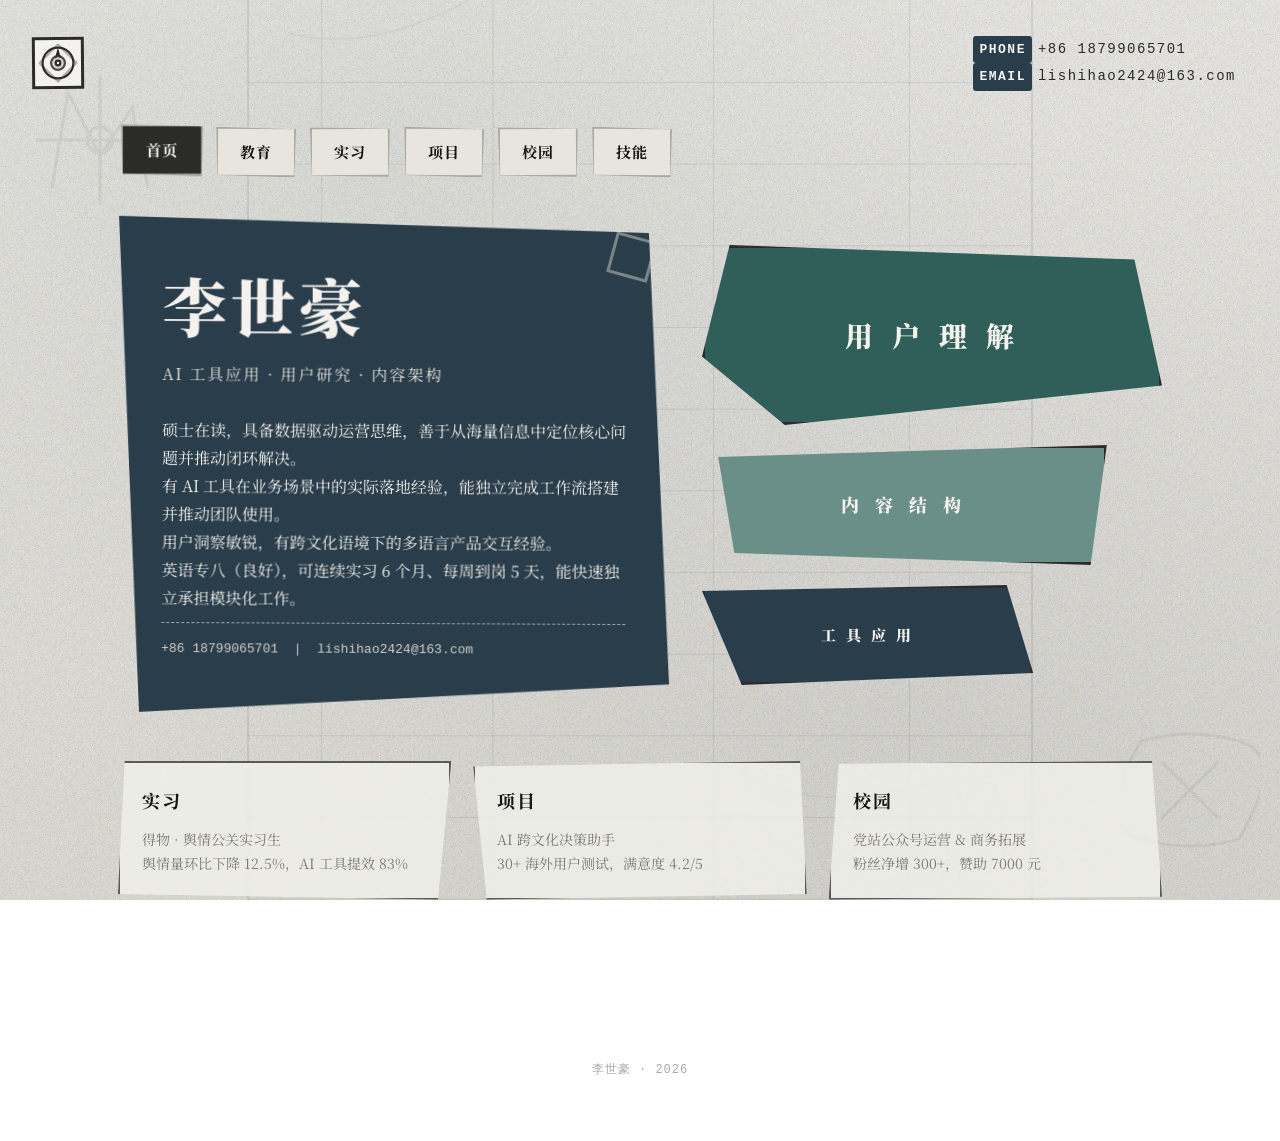
<file: index.html>
﻿<!DOCTYPE html>
<html lang="zh-CN">
<head>
<meta charset="UTF-8">
<meta name="viewport" content="width=device-width, initial-scale=1.0">
<title>李世豪 — 个人主页</title>
<link rel="stylesheet" href="style.css">
</head>
<body>

<!-- 象形文字背景装饰 -->
<svg class="petroglyph-deco top-left" viewBox="0 0 100 100" fill="none" stroke="currentColor" stroke-width="2">
  <path d="M20,80 L30,20 L50,60 L70,30 L80,80" />
  <circle cx="50" cy="50" r="8" />
  <path d="M10,50 L90,50 M50,10 L50,90" />
</svg>
<svg class="petroglyph-deco bottom-right" viewBox="0 0 100 100" fill="none" stroke="currentColor" stroke-width="2">
  <path d="M15,15 Q50,5 85,15 T85,85 Q50,95 15,85 T15,15" />
  <path d="M30,30 L70,70 M70,30 L30,70" />
</svg>

<header class="site-header anim-drift">
  <div class="glyph-mark" title="象形记号" aria-label="eye mark">
    <svg class="eye-mark" viewBox="0 0 52 52" role="img" aria-hidden="true">
      <path d="M26 2 L50 26 L26 50 L2 26 Z" opacity="0.35" />
      <circle cx="26" cy="26" r="20" />
      <g class="eye-follow">
        <circle cx="26" cy="26" r="9" fill="var(--stone-300)" />
        <circle class="pupil" cx="26" cy="26" r="4" fill="var(--stone-700)" />
        <path class="pointer" d="M26 6 L22 20 L26 17 L30 20 Z" />
      </g>
      <circle cx="26" cy="26" r="3" fill="var(--stone-100)" />
    </svg>
  </div>
  <div class="header-contact">
    <div class="hc-row">
      <span class="hc-label">PHONE</span>
      <span class="hc-value" data-copy="+8618799065701">+86 18799065701</span>
    </div>
    <div class="hc-row">
      <span class="hc-label">EMAIL</span>
      <span class="hc-value" data-copy="lishihao2424@163.com">lishihao2424@163.com</span>
    </div>
  </div>
</header>

<div class="page-wrap">
  <nav class="cut-nav">
    <a href="index.html" class="active">首页</a>
    <a href="education.html">教育</a>
    <a href="internship.html">实习</a>
    <a href="projects.html">项目</a>
    <a href="campus.html">校园</a>
    <a href="skills.html">技能</a>
  </nav>

  <section class="hero-block">
    <div class="hero-stone anim-drift-1">
      <h1>李世豪</h1>
      <p class="subtitle">AI 工具应用 · 用户研究 · 内容架构</p>
      <p class="hero-intro">
        硕士在读，具备数据驱动运营思维，善于从海量信息中定位核心问题并推动闭环解决。<br>
        有 AI 工具在业务场景中的实际落地经验，能独立完成工作流搭建并推动团队使用。<br>
        用户洞察敏锐，有跨文化语境下的多语言产品交互经验。<br>
        英语专八（良好），可连续实习 6 个月、每周到岗 5 天，能快速独立承担模块化工作。
      </p>
     <div class="contact-strip">
        +86 18799065701 &nbsp;|&nbsp; lishihao2424@163.com
      </div>
    </div>

    <div class="hero-cutouts">
      <div class="cut-figure">用 户 理 解</div>
      <div class="cut-figure small">内 容 结 构</div>
      <div class="cut-figure indigo">工 具 应 用</div>
    </div>
  </section>

  <!-- 概览卡片矩阵 -->
  <div style="display:grid; grid-template-columns: repeat(auto-fill, minmax(260px, 1fr)); gap:22px; margin-bottom:40px;">
    <div class="cut-panel cut-2 anim-drift-3">
      <div style="padding:22px;">
        <h3 style="font-size:18px; margin-bottom:10px; letter-spacing:2px;">实习</h3>
        <p style="font-size:14px; color:var(--stone-500);">得物 · 舆情公关实习生<br>舆情量环比下降 12.5%，AI 工具提效 83%</p>
      </div>
    </div>
    <div class="cut-panel cut-3 anim-drift-4">
      <div style="padding:22px;">
        <h3 style="font-size:18px; margin-bottom:10px; letter-spacing:2px;">项目</h3>
        <p style="font-size:14px; color:var(--stone-500);">AI 跨文化决策助手<br>30+ 海外用户测试，满意度 4.2/5</p>
      </div>
    </div>
    <div class="cut-panel cut-4 anim-drift-5">
      <div style="padding:22px;">
        <h3 style="font-size:18px; margin-bottom:10px; letter-spacing:2px;">校园</h3>
        <p style="font-size:14px; color:var(--stone-500);">党站公众号运营 & 商务拓展<br>粉丝净增 300+，赞助 7000 元</p>
      </div>
    </div>
  </div>
</div>

<footer class="site-footer">
  李世豪 · 2026
</footer>

<script src="script.js"></script>
</body>
</html>
</file>
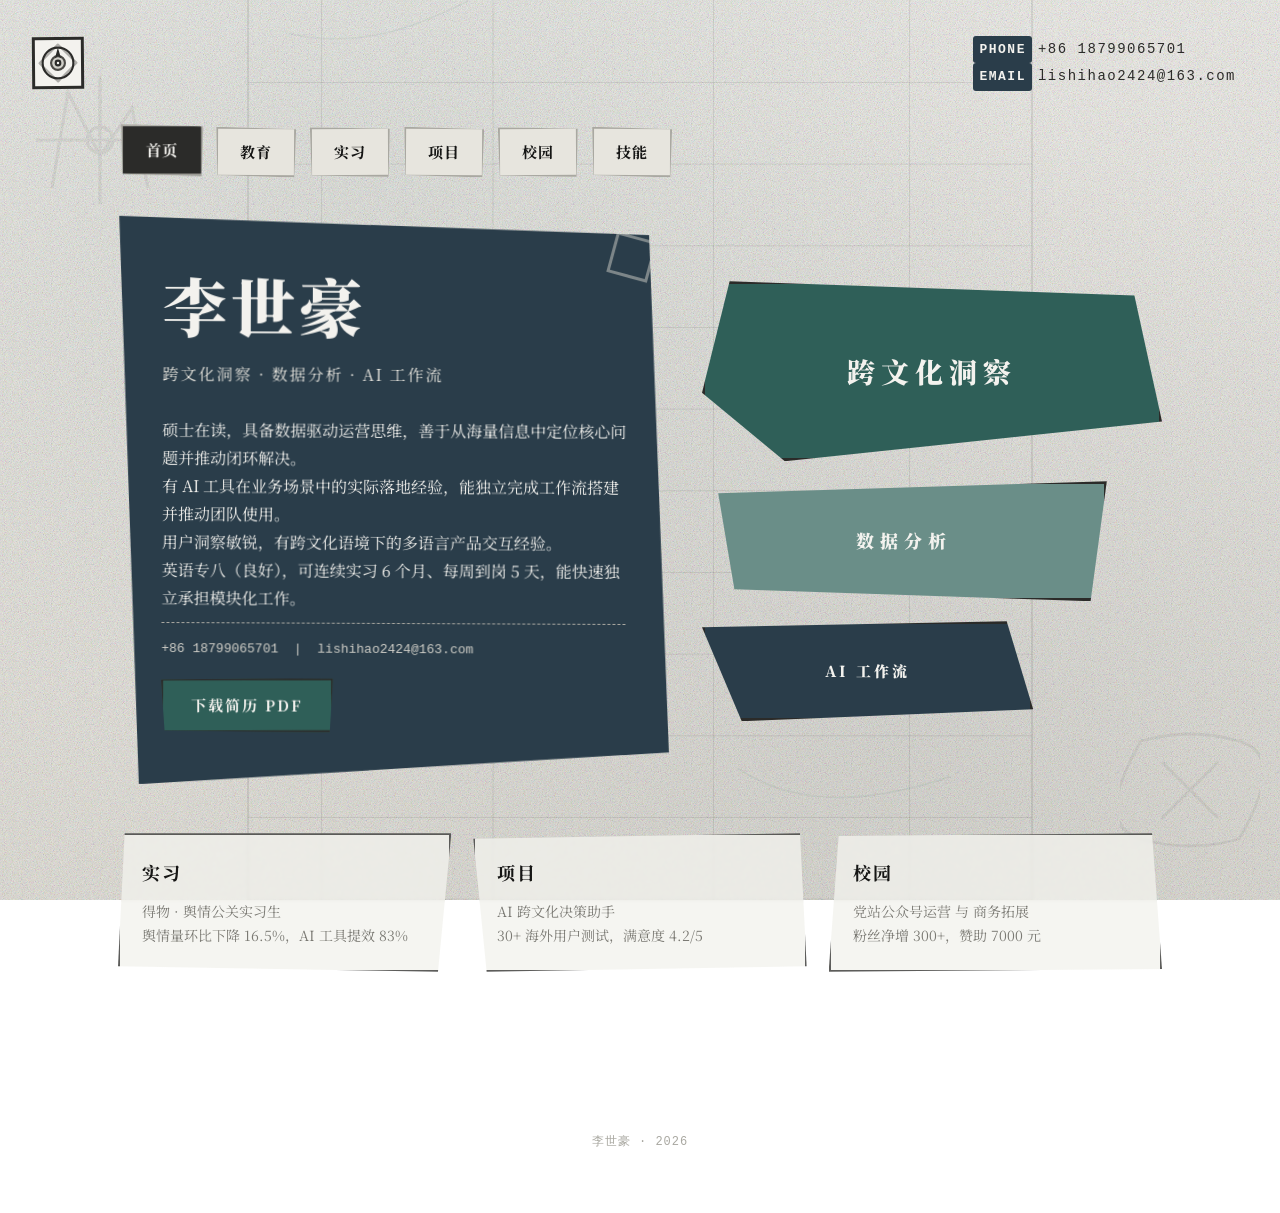
<file: index/index.html>
﻿<!DOCTYPE html>
<html lang="zh-CN">
<head>
<meta charset="UTF-8">
<meta name="viewport" content="width=device-width, initial-scale=1.0">
<title>李世豪 — 个人主页</title>
<link rel="stylesheet" href="style.css">
</head>
<body>

<!-- 象形文字背景装饰 -->
<svg class="petroglyph-deco top-left" viewBox="0 0 100 100" fill="none" stroke="currentColor" stroke-width="2">
  <path d="M20,80 L30,20 L50,60 L70,30 L80,80" />
  <circle cx="50" cy="50" r="8" />
  <path d="M10,50 L90,50 M50,10 L50,90" />
</svg>
<svg class="petroglyph-deco bottom-right" viewBox="0 0 100 100" fill="none" stroke="currentColor" stroke-width="2">
  <path d="M15,15 Q50,5 85,15 T85,85 Q50,95 15,85 T15,15" />
  <path d="M30,30 L70,70 M70,30 L30,70" />
</svg>

<header class="site-header anim-drift">
  <div class="glyph-mark" title="象形记号" aria-label="eye mark">
    <svg class="eye-mark" viewBox="0 0 52 52" role="img" aria-hidden="true">
      <path d="M26 2 L50 26 L26 50 L2 26 Z" opacity="0.35" />
      <circle cx="26" cy="26" r="20" />
      <g class="eye-follow">
        <circle cx="26" cy="26" r="9" fill="var(--stone-300)" />
        <circle class="pupil" cx="26" cy="26" r="4" fill="var(--stone-700)" />
        <path class="pointer" d="M26 6 L22 20 L26 17 L30 20 Z" />
      </g>
      <circle cx="26" cy="26" r="3" fill="var(--stone-100)" />
    </svg>
  </div>
  <div class="header-contact">
    <div class="hc-row">
      <span class="hc-label">PHONE</span>
      <span class="hc-value" data-copy="+8618799065701">+86 18799065701</span>
    </div>
    <div class="hc-row">
      <span class="hc-label">EMAIL</span>
      <span class="hc-value" data-copy="lishihao2424@163.com">lishihao2424@163.com</span>
    </div>
  </div>
</header>

<div class="page-wrap">
  <nav class="cut-nav">
    <a href="index.html" class="active">首页</a>
    <a href="education.html">教育</a>
    <a href="internship.html">实习</a>
    <a href="projects.html">项目</a>
    <a href="campus.html">校园</a>
    <a href="skills.html">技能</a>
  </nav>

  <section class="hero-block">
    <div class="hero-stone anim-drift-1">
      <h1>李世豪</h1>
      <p class="subtitle">跨文化洞察 · 数据分析 · AI 工作流</p>
      <p class="hero-intro">
        硕士在读，具备数据驱动运营思维，善于从海量信息中定位核心问题并推动闭环解决。<br>
        有 AI 工具在业务场景中的实际落地经验，能独立完成工作流搭建并推动团队使用。<br>
        用户洞察敏锐，有跨文化语境下的多语言产品交互经验。<br>
        英语专八（良好），可连续实习 6 个月、每周到岗 5 天，能快速独立承担模块化工作。
      </p>
      <div class="contact-strip">
        +86 18799065701 &nbsp;|&nbsp; lishihao2424@163.com
      </div>
      <a href="李世豪-简历.pdf" class="resume-btn" download>下载简历 PDF</a>
    </div>

    <div class="hero-cutouts">
      <div class="cut-figure">跨文化洞察</div>
      <div class="cut-figure small">数据分析</div>
      <div class="cut-figure indigo">AI 工作流</div>
    </div>
  </section>

  <!-- 概览卡片矩阵 -->
  <div style="display:grid; grid-template-columns: repeat(auto-fill, minmax(260px, 1fr)); gap:22px; margin-bottom:40px;">
    <div class="cut-panel cut-2 anim-drift-3">
      <div style="padding:22px;">
        <h3 style="font-size:18px; margin-bottom:10px; letter-spacing:2px;">实习</h3>
        <p style="font-size:14px; color:var(--stone-500);">得物 · 舆情公关实习生<br>舆情量环比下降 16.5%，AI 工具提效 83%</p>
      </div>
    </div>
    <div class="cut-panel cut-3 anim-drift-4">
      <div style="padding:22px;">
        <h3 style="font-size:18px; margin-bottom:10px; letter-spacing:2px;">项目</h3>
        <p style="font-size:14px; color:var(--stone-500);">AI 跨文化决策助手<br>30+ 海外用户测试，满意度 4.2/5</p>
      </div>
    </div>
    <div class="cut-panel cut-4 anim-drift-5">
      <div style="padding:22px;">
        <h3 style="font-size:18px; margin-bottom:10px; letter-spacing:2px;">校园</h3>
        <p style="font-size:14px; color:var(--stone-500);">党站公众号运营 与 商务拓展<br>粉丝净增 300+，赞助 7000 元</p>
      </div>
    </div>
  </div>
</div>

<footer class="site-footer">
  李世豪 · 2026
</footer>

<script src="script.js"></script>
</body>
</html>
</file>
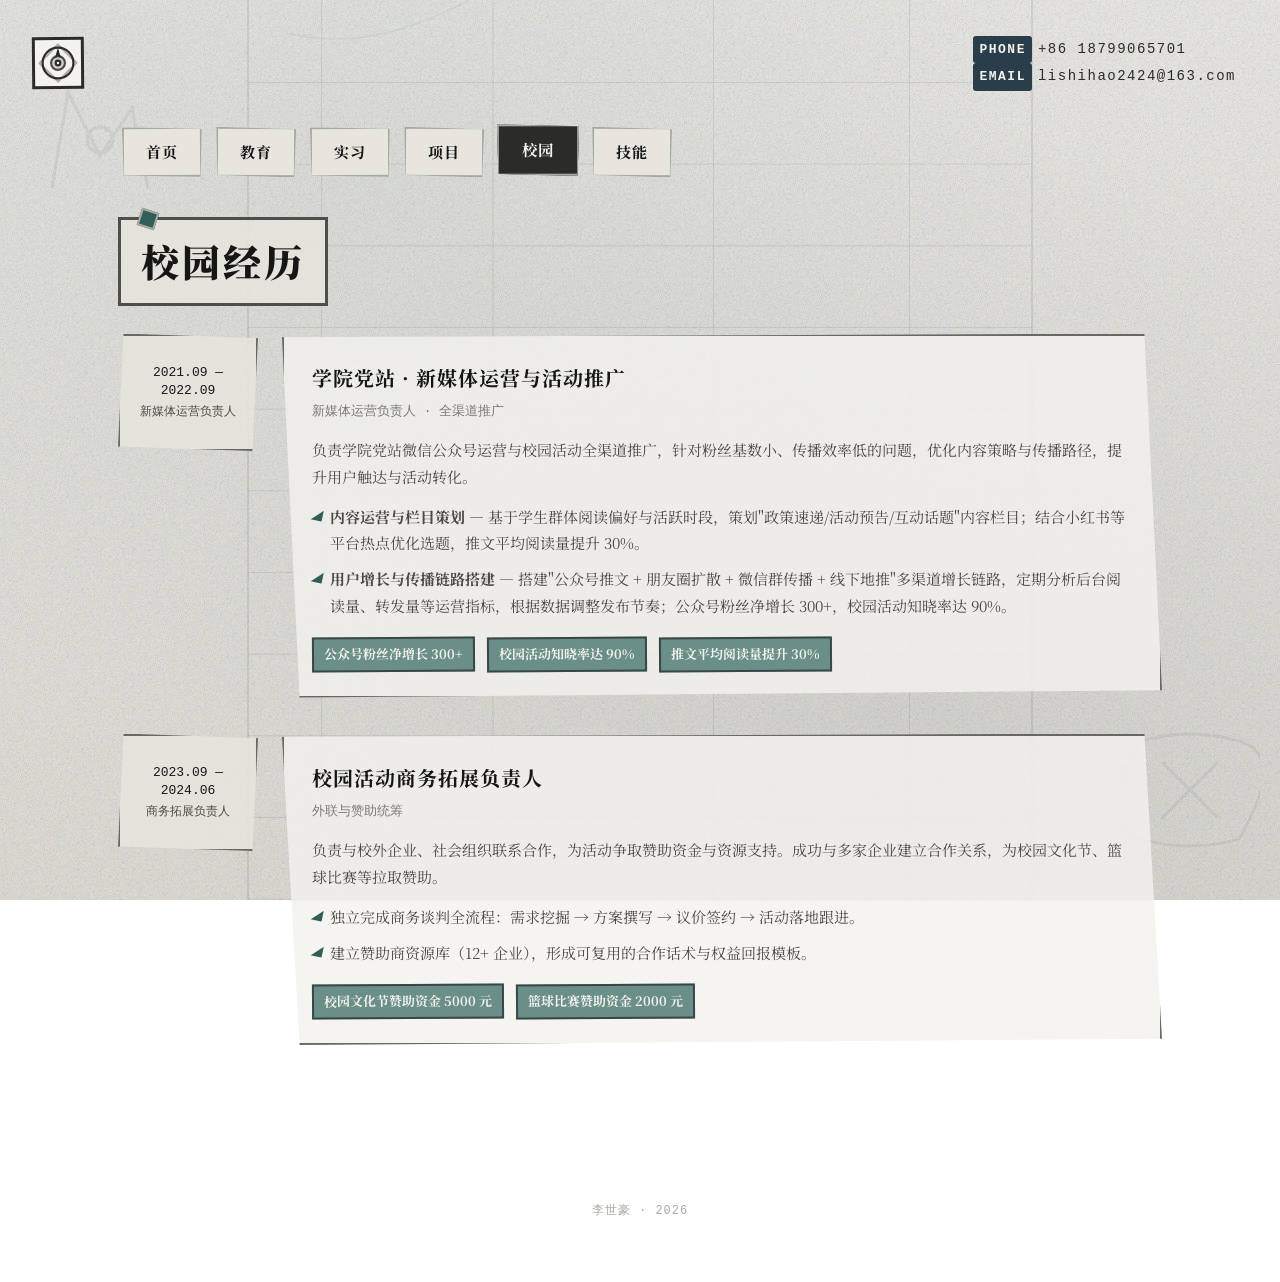
<file: campus.html>
﻿<!DOCTYPE html>
<html lang="zh-CN">
<head>
<meta charset="UTF-8">
<meta name="viewport" content="width=device-width, initial-scale=1.0">
<title>校园经历 — 李世豪</title>
<link rel="stylesheet" href="style.css">
</head>
<body>

<svg class="petroglyph-deco top-left" viewBox="0 0 100 100" fill="none" stroke="currentColor" stroke-width="2">
  <path d="M20,80 L30,20 L50,60 L70,30 L80,80" />
  <circle cx="50" cy="50" r="8" />
</svg>
<svg class="petroglyph-deco bottom-right" viewBox="0 0 100 100" fill="none" stroke="currentColor" stroke-width="2">
  <path d="M15,15 Q50,5 85,15 T85,85 Q50,95 15,85 T15,15" />
  <path d="M30,30 L70,70 M70,30 L30,70" />
</svg>

<header class="site-header anim-drift">
  <div class="glyph-mark" aria-label="eye mark">
    <svg class="eye-mark" viewBox="0 0 52 52" role="img" aria-hidden="true">
      <path d="M26 2 L50 26 L26 50 L2 26 Z" opacity="0.35" />
      <circle cx="26" cy="26" r="20" />
      <g class="eye-follow">
        <circle cx="26" cy="26" r="9" fill="var(--stone-300)" />
        <circle class="pupil" cx="26" cy="26" r="4" fill="var(--stone-700)" />
        <path class="pointer" d="M26 6 L22 20 L26 17 L30 20 Z" />
      </g>
      <circle cx="26" cy="26" r="3" fill="var(--stone-100)" />
    </svg>
  </div>
  <div class="header-contact">
    <div class="hc-row">
      <span class="hc-label">PHONE</span>
      <span class="hc-value" data-copy="+8618799065701">+86 18799065701</span>
    </div>
    <div class="hc-row">
      <span class="hc-label">EMAIL</span>
      <span class="hc-value" data-copy="lishihao2424@163.com">lishihao2424@163.com</span>
    </div>
  </div>
</header>

<div class="page-wrap">
  <nav class="cut-nav">
    <a href="index.html">首页</a>
    <a href="education.html">教育</a>
    <a href="internship.html">实习</a>
    <a href="projects.html">项目</a>
    <a href="campus.html" class="active">校园</a>
    <a href="skills.html">技能</a>
  </nav>

  <h2 class="section-title anim-drift-1">校园经历</h2>

  <!-- 经历 A：学院党站 -->
  <div class="timeline anim-drift-2">
    <div class="time-stone">
      2021.09 — 2022.09
      <span class="range">新媒体运营负责人</span>
    </div>
    <div class="card-body">
      <h3>学院党站 · 新媒体运营与活动推广</h3>
      <span class="meta">新媒体运营负责人 · 全渠道推广</span>
      <p>负责学院党站微信公众号运营与校园活动全渠道推广，针对粉丝基数小、传播效率低的问题，优化内容策略与传播路径，提升用户触达与活动转化。</p>

      <ul style="margin-top:14px;">
        <li><strong>内容运营与栏目策划</strong> — 基于学生群体阅读偏好与活跃时段，策划"政策速递/活动预告/互动话题"内容栏目；结合小红书等平台热点优化选题，推文平均阅读量提升 30%。</li>
        <li><strong>用户增长与传播链路搭建</strong> — 搭建"公众号推文 + 朋友圈扩散 + 微信群传播 + 线下地推"多渠道增长链路，定期分析后台阅读量、转发量等运营指标，根据数据调整发布节奏；公众号粉丝净增长 300+，校园活动知晓率达 90%。</li>
      </ul>

      <div class="impact-strip">公众号粉丝净增长 300+</div>
      <div class="impact-strip" style="margin-left:8px;">校园活动知晓率达 90%</div>
      <div class="impact-strip" style="margin-left:8px;">推文平均阅读量提升 30%</div>
    </div>
  </div>

  <!-- 经历 B：商务拓展负责人 -->
  <div class="timeline anim-drift-3">
    <div class="time-stone">
      2023.09 — 2024.06
      <span class="range">商务拓展负责人</span>
    </div>
    <div class="card-body">
      <h3>校园活动商务拓展负责人</h3>
      <span class="meta">外联与赞助统筹</span>
      <p>负责与校外企业、社会组织联系合作，为活动争取赞助资金与资源支持。成功与多家企业建立合作关系，为校园文化节、篮球比赛等拉取赞助。</p>

      <ul style="margin-top:14px;">
        <li>独立完成商务谈判全流程：需求挖掘 → 方案撰写 → 议价签约 → 活动落地跟进。</li>
        <li>建立赞助商资源库（12+ 企业），形成可复用的合作话术与权益回报模板。</li>
      </ul>

      <div class="impact-strip">校园文化节赞助资金 5000 元</div>
      <div class="impact-strip" style="margin-left:8px;">篮球比赛赞助资金 2000 元</div>
    </div>
  </div>
</div>

<footer class="site-footer">
  李世豪 · 2026
</footer>

<script src="script.js"></script>
</body>
</html>
</file>
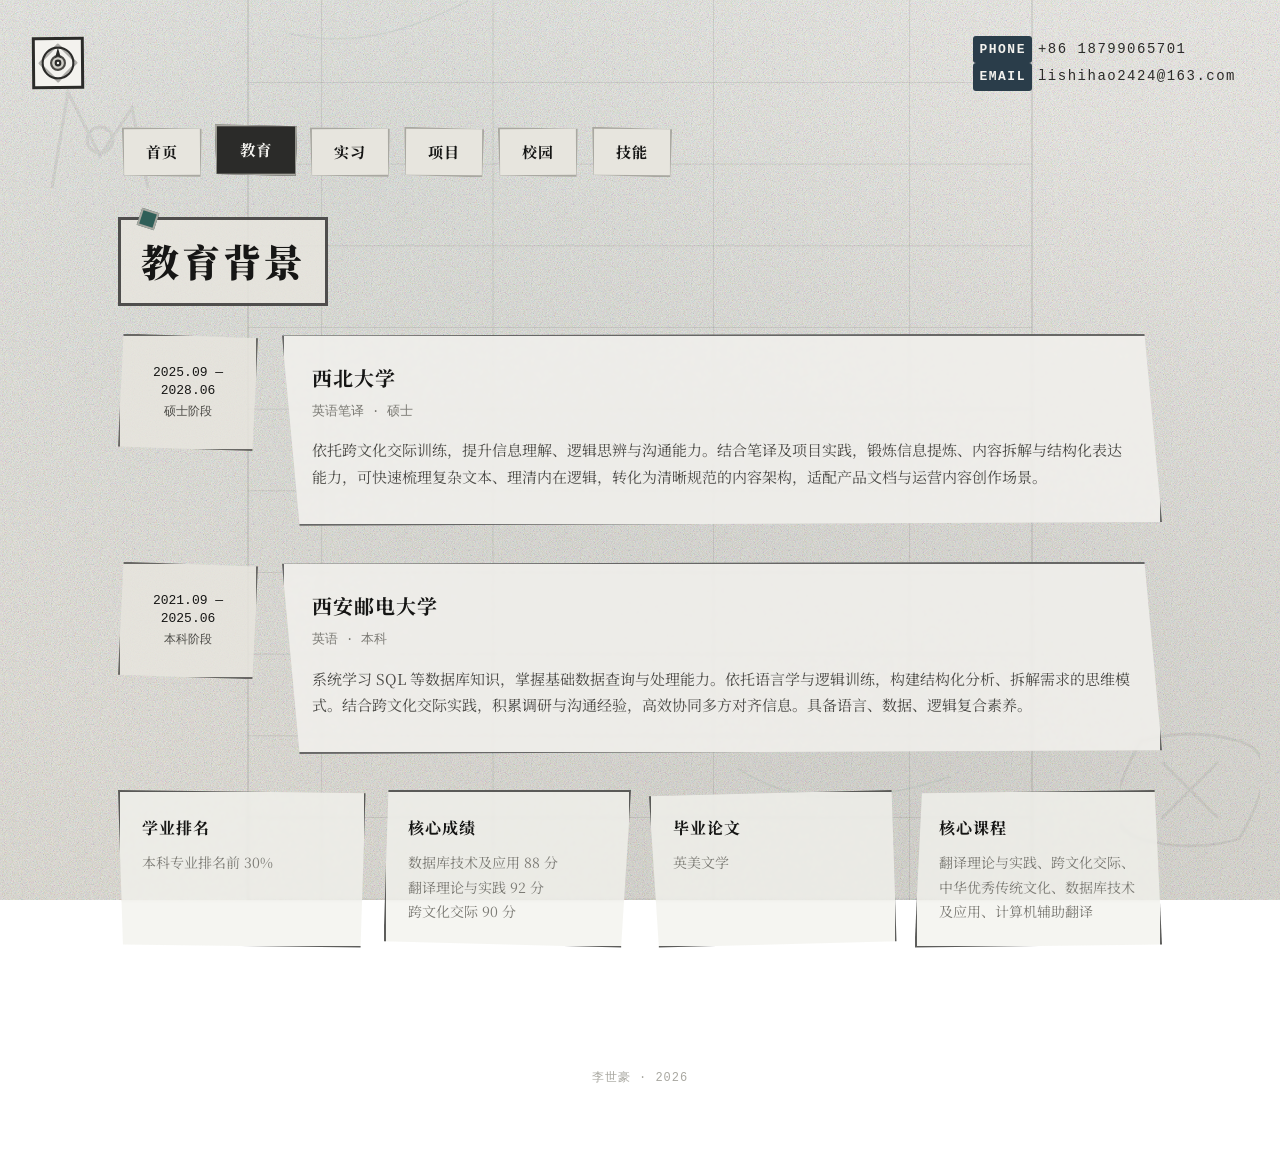
<file: education.html>
<!DOCTYPE html>
<html lang="zh-CN">
<head>
<meta charset="UTF-8">
<meta name="viewport" content="width=device-width, initial-scale=1.0">
<title>教育背景 — 李世豪</title>
<link rel="stylesheet" href="style.css">
</head>
<body>

<svg class="petroglyph-deco top-left" viewBox="0 0 100 100" fill="none" stroke="currentColor" stroke-width="2">
  <path d="M20,80 L30,20 L50,60 L70,30 L80,80" />
  <circle cx="50" cy="50" r="8" />
</svg>
<svg class="petroglyph-deco bottom-right" viewBox="0 0 100 100" fill="none" stroke="currentColor" stroke-width="2">
  <path d="M15,15 Q50,5 85,15 T85,85 Q50,95 15,85 T15,15" />
  <path d="M30,30 L70,70 M70,30 L30,70" />
</svg>

<header class="site-header anim-drift">
  <div class="glyph-mark" aria-label="eye mark">
    <svg class="eye-mark" viewBox="0 0 52 52" role="img" aria-hidden="true">
      <path d="M26 2 L50 26 L26 50 L2 26 Z" opacity="0.35" />
      <circle cx="26" cy="26" r="20" />
      <g class="eye-follow">
        <circle cx="26" cy="26" r="9" fill="var(--stone-300)" />
        <circle class="pupil" cx="26" cy="26" r="4" fill="var(--stone-700)" />
        <path class="pointer" d="M26 6 L22 20 L26 17 L30 20 Z" />
      </g>
      <circle cx="26" cy="26" r="3" fill="var(--stone-100)" />
    </svg>
  </div>
  <div class="header-contact">
    <div class="hc-row">
      <span class="hc-label">PHONE</span>
      <span class="hc-value" data-copy="+8618799065701">+86 18799065701</span>
    </div>
    <div class="hc-row">
      <span class="hc-label">EMAIL</span>
      <span class="hc-value" data-copy="lishihao2424@163.com">lishihao2424@163.com</span>
    </div>
  </div>
</header>

<div class="page-wrap">
  <nav class="cut-nav">
    <a href="index.html">首页</a>
    <a href="education.html" class="active">教育</a>
    <a href="internship.html">实习</a>
    <a href="projects.html">项目</a>
    <a href="campus.html">校园</a>
    <a href="skills.html">技能</a>
  </nav>

  <h2 class="section-title anim-drift-1">教育背景</h2>

  <div class="timeline anim-drift-2">
    <div class="time-stone">
      2025.09 — 2028.06
      <span class="range">硕士阶段</span>
    </div>
    <div class="card-body">
      <h3>西北大学</h3>
      <span class="meta">英语笔译 · 硕士</span>
      <p>依托跨文化交际训练，提升信息理解、逻辑思辨与沟通能力。结合笔译及项目实践，锻炼信息提炼、内容拆解与结构化表达能力，可快速梳理复杂文本、理清内在逻辑，转化为清晰规范的内容架构，适配产品文档与运营内容创作场景。</p>
    </div>
  </div>

  <div class="timeline anim-drift-3">
    <div class="time-stone">
      2021.09 — 2025.06
      <span class="range">本科阶段</span>
    </div>
    <div class="card-body">
      <h3>西安邮电大学</h3>
      <span class="meta">英语 · 本科</span>
      <p>系统学习 SQL 等数据库知识，掌握基础数据查询与处理能力。依托语言学与逻辑训练，构建结构化分析、拆解需求的思维模式。结合跨文化交际实践，积累调研与沟通经验，高效协同多方对齐信息。具备语言、数据、逻辑复合素养。</p>
    </div>
  </div>

  <!-- 补充面板 -->
  <div style="display:grid;grid-template-columns:repeat(auto-fill,minmax(240px,1fr));gap:18px;margin-top:10px;">
    <div class="cut-panel cut-1 anim-drift-4" style="padding:22px;">
      <h4 style="font-size:16px;margin-bottom:8px;letter-spacing:1px;">学业排名</h4>
      <p style="font-size:14px;color:var(--stone-500);">本科专业排名前 30%</p>
    </div>
    <div class="cut-panel cut-2 anim-drift-5" style="padding:22px;">
      <h4 style="font-size:16px;margin-bottom:8px;letter-spacing:1px;">核心成绩</h4>
      <p style="font-size:14px;color:var(--stone-500);">数据库技术及应用 88 分<br>翻译理论与实践 92 分<br>跨文化交际 90 分</p>
    </div>
    <div class="cut-panel cut-3 anim-drift-4" style="padding:22px;">
      <h4 style="font-size:16px;margin-bottom:8px;letter-spacing:1px;">毕业论文</h4>
      <p style="font-size:14px;color:var(--stone-500);">英美文学</p>
    </div>
    <div class="cut-panel cut-4 anim-drift-5" style="padding:22px;">
      <h4 style="font-size:16px;margin-bottom:8px;letter-spacing:1px;">核心课程</h4>
      <p style="font-size:14px;color:var(--stone-500);">翻译理论与实践、跨文化交际、中华优秀传统文化、数据库技术及应用、计算机辅助翻译</p>
    </div>
  </div>
</div>

<footer class="site-footer">
  李世豪 · 2026
</footer>

<script src="script.js"></script>
</body>
</html>
</file>
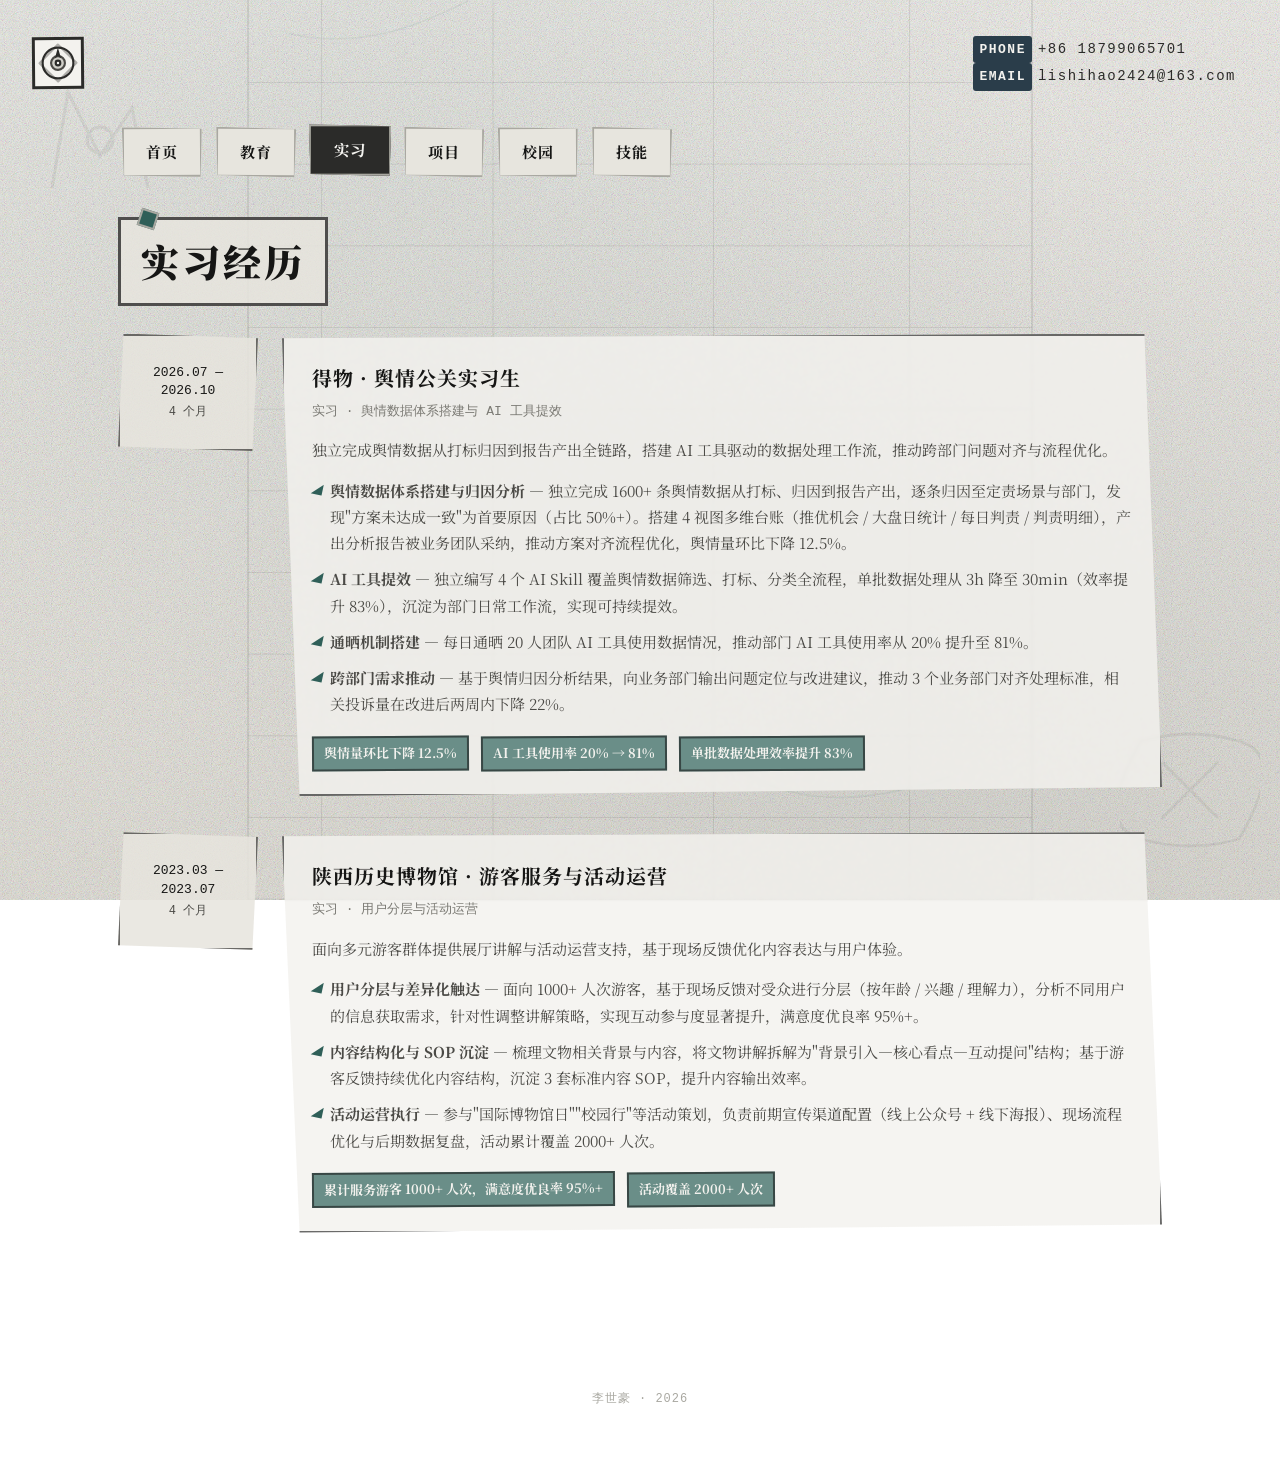
<file: internship.html>
﻿<!DOCTYPE html>
<html lang="zh-CN">
<head>
<meta charset="UTF-8">
<meta name="viewport" content="width=device-width, initial-scale=1.0">
<title>实习经历 — 李世豪</title>
<link rel="stylesheet" href="style.css">
</head>
<body>

<svg class="petroglyph-deco top-left" viewBox="0 0 100 100" fill="none" stroke="currentColor" stroke-width="2">
  <path d="M20,80 L30,20 L50,60 L70,30 L80,80" />
  <circle cx="50" cy="50" r="8" />
</svg>
<svg class="petroglyph-deco bottom-right" viewBox="0 0 100 100" fill="none" stroke="currentColor" stroke-width="2">
  <path d="M15,15 Q50,5 85,15 T85,85 Q50,95 15,85 T15,15" />
  <path d="M30,30 L70,70 M70,30 L30,70" />
</svg>

<header class="site-header anim-drift">
  <div class="glyph-mark" aria-label="eye mark">
    <svg class="eye-mark" viewBox="0 0 52 52" role="img" aria-hidden="true">
      <path d="M26 2 L50 26 L26 50 L2 26 Z" opacity="0.35" />
      <circle cx="26" cy="26" r="20" />
      <g class="eye-follow">
        <circle cx="26" cy="26" r="9" fill="var(--stone-300)" />
        <circle class="pupil" cx="26" cy="26" r="4" fill="var(--stone-700)" />
        <path class="pointer" d="M26 6 L22 20 L26 17 L30 20 Z" />
      </g>
      <circle cx="26" cy="26" r="3" fill="var(--stone-100)" />
    </svg>
  </div>
  <div class="header-contact">
    <div class="hc-row">
      <span class="hc-label">PHONE</span>
      <span class="hc-value" data-copy="+8618799065701">+86 18799065701</span>
    </div>
    <div class="hc-row">
      <span class="hc-label">EMAIL</span>
      <span class="hc-value" data-copy="lishihao2424@163.com">lishihao2424@163.com</span>
    </div>
  </div>
</header>

<div class="page-wrap">
  <nav class="cut-nav">
    <a href="index.html">首页</a>
    <a href="education.html">教育</a>
    <a href="internship.html" class="active">实习</a>
    <a href="projects.html">项目</a>
    <a href="campus.html">校园</a>
    <a href="skills.html">技能</a>
  </nav>

  <h2 class="section-title anim-drift-1">实习经历</h2>

  <!-- 得物 -->
  <div class="timeline anim-drift-2">
    <div class="time-stone">
      2026.07 — 2026.10
      <span class="range">4 个月</span>
    </div>
    <div class="card-body">
      <h3>得物 · 舆情公关实习生</h3>
      <span class="meta">实习 · 舆情数据体系搭建与 AI 工具提效</span>
      <p>独立完成舆情数据从打标归因到报告产出全链路，搭建 AI 工具驱动的数据处理工作流，推动跨部门问题对齐与流程优化。</p>

      <ul style="margin-top:14px;">
        <li><strong>舆情数据体系搭建与归因分析</strong> — 独立完成 1600+ 条舆情数据从打标、归因到报告产出，逐条归因至定责场景与部门，发现"方案未达成一致"为首要原因（占比 50%+）。搭建 4 视图多维台账（推优机会 / 大盘日统计 / 每日判责 / 判责明细），产出分析报告被业务团队采纳，推动方案对齐流程优化，舆情量环比下降 12.5%。</li>
        <li><strong>AI 工具提效</strong> — 独立编写 4 个 AI Skill 覆盖舆情数据筛选、打标、分类全流程，单批数据处理从 3h 降至 30min（效率提升 83%），沉淀为部门日常工作流，实现可持续提效。</li>
        <li><strong>通晒机制搭建</strong> — 每日通晒 20 人团队 AI 工具使用数据情况，推动部门 AI 工具使用率从 20% 提升至 81%。</li>
        <li><strong>跨部门需求推动</strong> — 基于舆情归因分析结果，向业务部门输出问题定位与改进建议，推动 3 个业务部门对齐处理标准，相关投诉量在改进后两周内下降 22%。</li>
      </ul>

      <div class="impact-strip">舆情量环比下降 12.5%</div>
      <div class="impact-strip" style="margin-left:8px;">AI 工具使用率 20% → 81%</div>
      <div class="impact-strip" style="margin-left:8px;">单批数据处理效率提升 83%</div>

    </div>
  </div>

  <!-- 陕西历史博物馆 -->
  <div class="timeline anim-drift-3">
    <div class="time-stone">
      2023.03 — 2023.07
      <span class="range">4 个月</span>
    </div>
    <div class="card-body">
      <h3>陕西历史博物馆 · 游客服务与活动运营</h3>
      <span class="meta">实习 · 用户分层与活动运营</span>
      <p>面向多元游客群体提供展厅讲解与活动运营支持，基于现场反馈优化内容表达与用户体验。</p>

      <ul style="margin-top:14px;">
        <li><strong>用户分层与差异化触达</strong> — 面向 1000+ 人次游客，基于现场反馈对受众进行分层（按年龄 / 兴趣 / 理解力），分析不同用户的信息获取需求，针对性调整讲解策略，实现互动参与度显著提升，满意度优良率 95%+。</li>
        <li><strong>内容结构化与 SOP 沉淀</strong> — 梳理文物相关背景与内容，将文物讲解拆解为"背景引入—核心看点—互动提问"结构；基于游客反馈持续优化内容结构，沉淀 3 套标准内容 SOP，提升内容输出效率。</li>
        <li><strong>活动运营执行</strong> — 参与"国际博物馆日""校园行"等活动策划，负责前期宣传渠道配置（线上公众号 + 线下海报）、现场流程优化与后期数据复盘，活动累计覆盖 2000+ 人次。</li>
      </ul>

      <div class="impact-strip">累计服务游客 1000+ 人次，满意度优良率 95%+</div>
      <div class="impact-strip" style="margin-left:8px;">活动覆盖 2000+ 人次</div>
    </div>
  </div>
</div>

<footer class="site-footer">
  李世豪 · 2026
</footer>

<script src="script.js"></script>
</body>
</html>
</file>
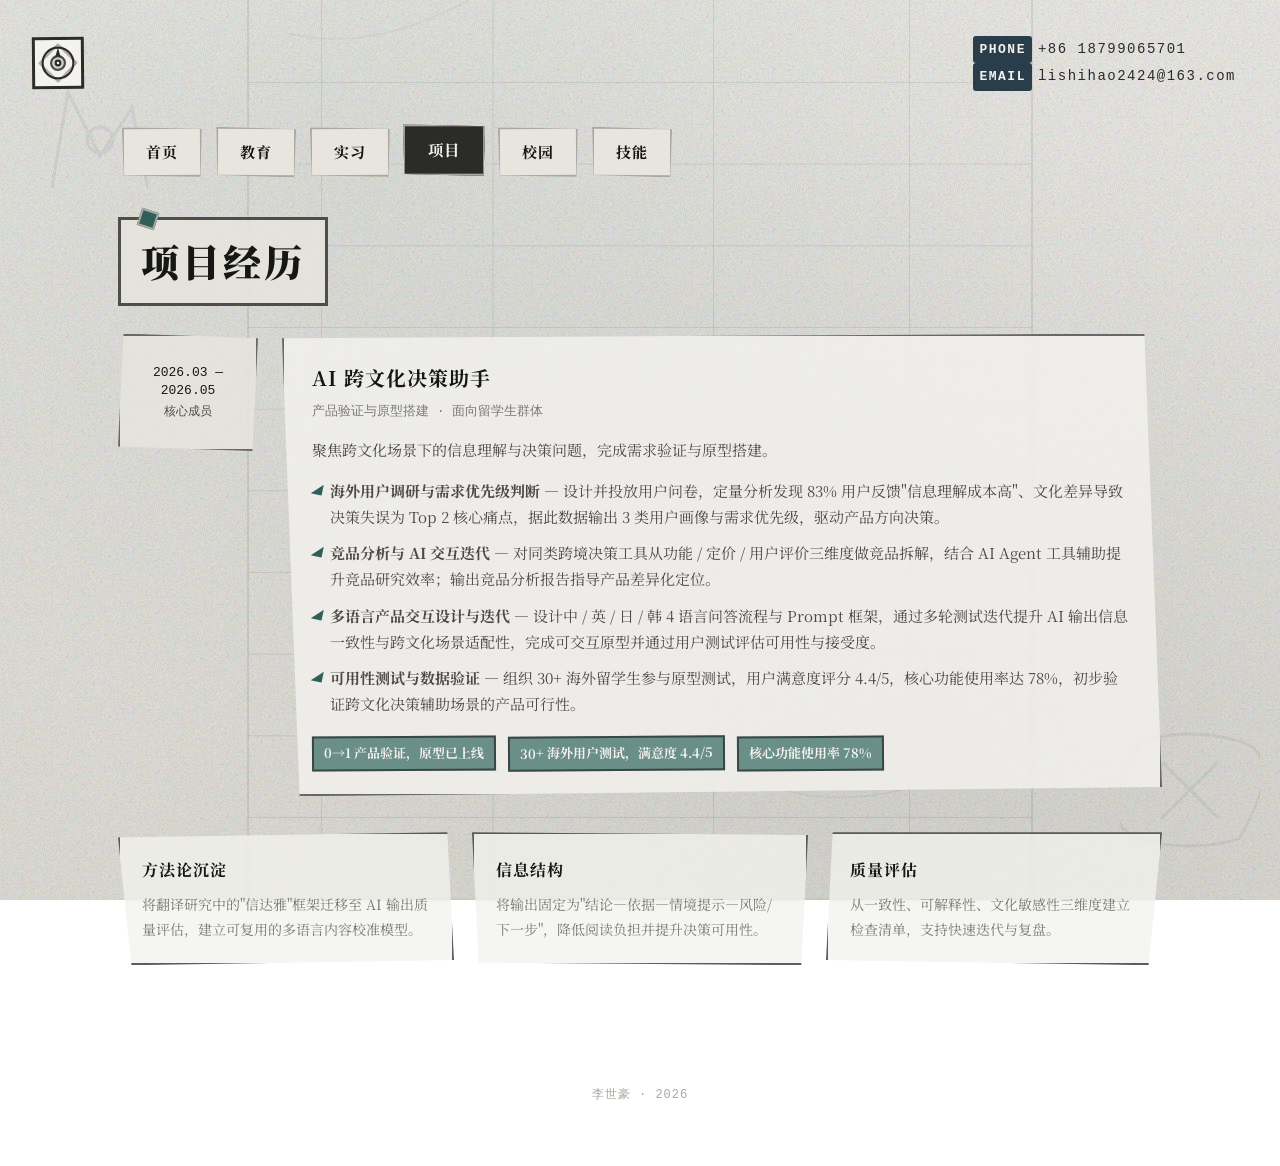
<file: projects.html>
﻿<!DOCTYPE html>
<html lang="zh-CN">
<head>
<meta charset="UTF-8">
<meta name="viewport" content="width=device-width, initial-scale=1.0">
<title>项目经历 — 李世豪</title>
<link rel="stylesheet" href="style.css">
</head>
<body>

<svg class="petroglyph-deco top-left" viewBox="0 0 100 100" fill="none" stroke="currentColor" stroke-width="2">
  <path d="M20,80 L30,20 L50,60 L70,30 L80,80" />
  <circle cx="50" cy="50" r="8" />
</svg>
<svg class="petroglyph-deco bottom-right" viewBox="0 0 100 100" fill="none" stroke="currentColor" stroke-width="2">
  <path d="M15,15 Q50,5 85,15 T85,85 Q50,95 15,85 T15,15" />
  <path d="M30,30 L70,70 M70,30 L30,70" />
</svg>

<header class="site-header anim-drift">
  <div class="glyph-mark" aria-label="eye mark">
    <svg class="eye-mark" viewBox="0 0 52 52" role="img" aria-hidden="true">
      <path d="M26 2 L50 26 L26 50 L2 26 Z" opacity="0.35" />
      <circle cx="26" cy="26" r="20" />
      <g class="eye-follow">
        <circle cx="26" cy="26" r="9" fill="var(--stone-300)" />
        <circle class="pupil" cx="26" cy="26" r="4" fill="var(--stone-700)" />
        <path class="pointer" d="M26 6 L22 20 L26 17 L30 20 Z" />
      </g>
      <circle cx="26" cy="26" r="3" fill="var(--stone-100)" />
    </svg>
  </div>
  <div class="header-contact">
    <div class="hc-row">
      <span class="hc-label">PHONE</span>
      <span class="hc-value" data-copy="+8618799065701">+86 18799065701</span>
    </div>
    <div class="hc-row">
      <span class="hc-label">EMAIL</span>
      <span class="hc-value" data-copy="lishihao2424@163.com">lishihao2424@163.com</span>
    </div>
  </div>
</header>

<div class="page-wrap">
  <nav class="cut-nav">
    <a href="index.html">首页</a>
    <a href="education.html">教育</a>
    <a href="internship.html">实习</a>
    <a href="projects.html" class="active">项目</a>
    <a href="campus.html">校园</a>
    <a href="skills.html">技能</a>
  </nav>

  <h2 class="section-title anim-drift-1">项目经历</h2>

  <div class="timeline anim-drift-2">
    <div class="time-stone">
      2026.03 — 2026.05
      <span class="range">核心成员</span>
    </div>
    <div class="card-body">
      <h3>AI 跨文化决策助手</h3>
      <span class="meta">产品验证与原型搭建 · 面向留学生群体</span>
      <p>聚焦跨文化场景下的信息理解与决策问题，完成需求验证与原型搭建。</p>

      <ul style="margin-top:14px;">
        <li><strong>海外用户调研与需求优先级判断</strong> — 设计并投放用户问卷，定量分析发现 83% 用户反馈"信息理解成本高"、文化差异导致决策失误为 Top 2 核心痛点，据此数据输出 3 类用户画像与需求优先级，驱动产品方向决策。</li>
        <li><strong>竞品分析与 AI 交互迭代</strong> — 对同类跨境决策工具从功能 / 定价 / 用户评价三维度做竞品拆解，结合 AI Agent 工具辅助提升竞品研究效率；输出竞品分析报告指导产品差异化定位。</li>
        <li><strong>多语言产品交互设计与迭代</strong> — 设计中 / 英 / 日 / 韩 4 语言问答流程与 Prompt 框架，通过多轮测试迭代提升 AI 输出信息一致性与跨文化场景适配性，完成可交互原型并通过用户测试评估可用性与接受度。</li>
        <li><strong>可用性测试与数据验证</strong> — 组织 30+ 海外留学生参与原型测试，用户满意度评分 4.4/5，核心功能使用率达 78%，初步验证跨文化决策辅助场景的产品可行性。</li>
      </ul>

      <div class="impact-strip">0→1 产品验证，原型已上线</div>
      <div class="impact-strip" style="margin-left:8px;">30+ 海外用户测试，满意度 4.4/5</div>
      <div class="impact-strip" style="margin-left:8px;">核心功能使用率 78%</div>
    </div>
  </div>

  <!-- 辅助面板 -->
  <div style="display:grid; grid-template-columns: repeat(auto-fill, minmax(260px,1fr)); gap:18px; margin-top:28px;">
    <div class="cut-panel cut-3 anim-drift-4" style="padding:22px;">
      <h4 style="font-size:16px; margin-bottom:8px; letter-spacing:1px;">方法论沉淀</h4>
      <p style="font-size:14px; color:var(--stone-500);">将翻译研究中的"信达雅"框架迁移至 AI 输出质量评估，建立可复用的多语言内容校准模型。</p>
    </div>
    <div class="cut-panel cut-1 anim-drift-4" style="padding:22px;">
      <h4 style="font-size:16px; margin-bottom:8px; letter-spacing:1px;">信息结构</h4>
      <p style="font-size:14px; color:var(--stone-500);">将输出固定为"结论—依据—情境提示—风险/下一步"，降低阅读负担并提升决策可用性。</p>
    </div>
    <div class="cut-panel cut-2 anim-drift-5" style="padding:22px;">
      <h4 style="font-size:16px; margin-bottom:8px; letter-spacing:1px;">质量评估</h4>
      <p style="font-size:14px; color:var(--stone-500);">从一致性、可解释性、文化敏感性三维度建立检查清单，支持快速迭代与复盘。</p>
    </div>
  </div>
</div>

<footer class="site-footer">
  李世豪 · 2026
</footer>

<script src="script.js"></script>
</body>
</html>
</file>
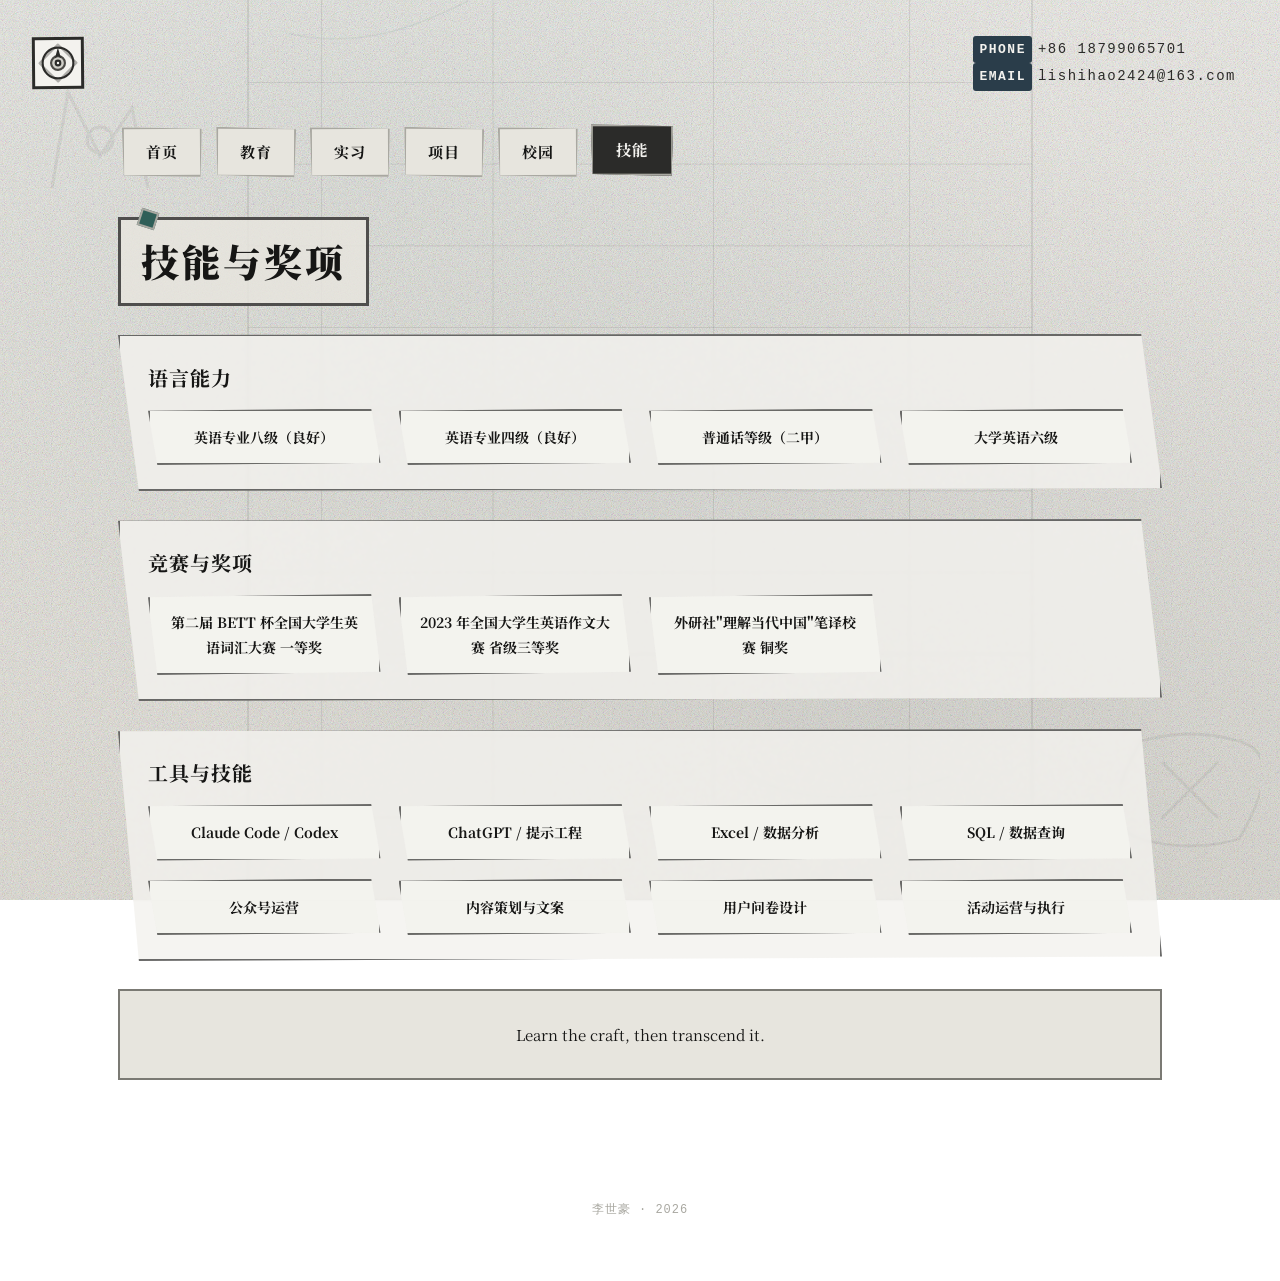
<file: skills.html>
﻿<!DOCTYPE html>
<html lang="zh-CN">
<head>
<meta charset="UTF-8">
<meta name="viewport" content="width=device-width, initial-scale=1.0">
<title>技能与奖项 — 李世豪</title>
<link rel="stylesheet" href="style.css">
</head>
<body>

<svg class="petroglyph-deco top-left" viewBox="0 0 100 100" fill="none" stroke="currentColor" stroke-width="2">
  <path d="M20,80 L30,20 L50,60 L70,30 L80,80" />
  <circle cx="50" cy="50" r="8" />
</svg>
<svg class="petroglyph-deco bottom-right" viewBox="0 0 100 100" fill="none" stroke="currentColor" stroke-width="2">
  <path d="M15,15 Q50,5 85,15 T85,85 Q50,95 15,85 T15,15" />
  <path d="M30,30 L70,70 M70,30 L30,70" />
</svg>

<header class="site-header anim-drift">
  <div class="glyph-mark" aria-label="eye mark">
    <svg class="eye-mark" viewBox="0 0 52 52" role="img" aria-hidden="true">
      <path d="M26 2 L50 26 L26 50 L2 26 Z" opacity="0.35" />
      <circle cx="26" cy="26" r="20" />
      <g class="eye-follow">
        <circle cx="26" cy="26" r="9" fill="var(--stone-300)" />
        <circle class="pupil" cx="26" cy="26" r="4" fill="var(--stone-700)" />
        <path class="pointer" d="M26 6 L22 20 L26 17 L30 20 Z" />
      </g>
      <circle cx="26" cy="26" r="3" fill="var(--stone-100)" />
    </svg>
  </div>
  <div class="header-contact">
    <div class="hc-row">
      <span class="hc-label">PHONE</span>
      <span class="hc-value" data-copy="+8618799065701">+86 18799065701</span>
    </div>
    <div class="hc-row">
      <span class="hc-label">EMAIL</span>
      <span class="hc-value" data-copy="lishihao2424@163.com">lishihao2424@163.com</span>
    </div>
  </div>
</header>

<div class="page-wrap">
  <nav class="cut-nav">
    <a href="index.html">首页</a>
    <a href="education.html">教育</a>
    <a href="internship.html">实习</a>
    <a href="projects.html">项目</a>
    <a href="campus.html">校园</a>
    <a href="skills.html" class="active">技能</a>
  </nav>

  <h2 class="section-title anim-drift-1">技能与奖项</h2>

  <div class="card-body anim-drift-2" style="margin-bottom:28px;">
    <h3 style="margin-bottom:14px;">语言能力</h3>
    <div class="skill-grid">
      <div class="skill-chip">英语专业八级（良好）</div>
      <div class="skill-chip">英语专业四级（良好）</div>
      <div class="skill-chip">普通话等级（二甲）</div>
      <div class="skill-chip">大学英语六级</div>
    </div>
  </div>

  <div class="card-body anim-drift-3" style="margin-bottom:28px;">
    <h3 style="margin-bottom:14px;">竞赛与奖项</h3>
    <div class="skill-grid">
      <div class="skill-chip">第二届 BETT 杯全国大学生英语词汇大赛 一等奖</div>
      <div class="skill-chip">2023 年全国大学生英语作文大赛 省级三等奖</div>
      <div class="skill-chip">外研社"理解当代中国"笔译校赛 铜奖</div>
    </div>
  </div>

  <div class="card-body anim-drift-4" style="margin-bottom:28px;">
    <h3 style="margin-bottom:14px;">工具与技能</h3>
    <div class="skill-grid">
      <div class="skill-chip">Claude Code / Codex</div>
      <div class="skill-chip">ChatGPT / 提示工程</div>
      <div class="skill-chip">Excel / 数据分析</div>
      <div class="skill-chip">SQL / 数据查询</div>
      <div class="skill-chip">公众号运营</div>
      <div class="skill-chip">内容策划与文案</div>
      <div class="skill-chip">用户问卷设计</div>
      <div class="skill-chip">活动运营与执行</div>
    </div>
  </div>

  <!-- 底部石片刻印 -->
  <div class="cut-panel cut-dark anim-drift-5" style="padding:30px 36px; text-align:center; transform:rotate(0.5deg);">
    <p style="font-size:15px; line-height:1.8;">
      Learn the craft, then transcend it.<br>
      
    </p>
  </div>
</div>

<footer class="site-footer">
  李世豪 · 2026
</footer>

<script src="script.js"></script>
</body>
</html>
</file>
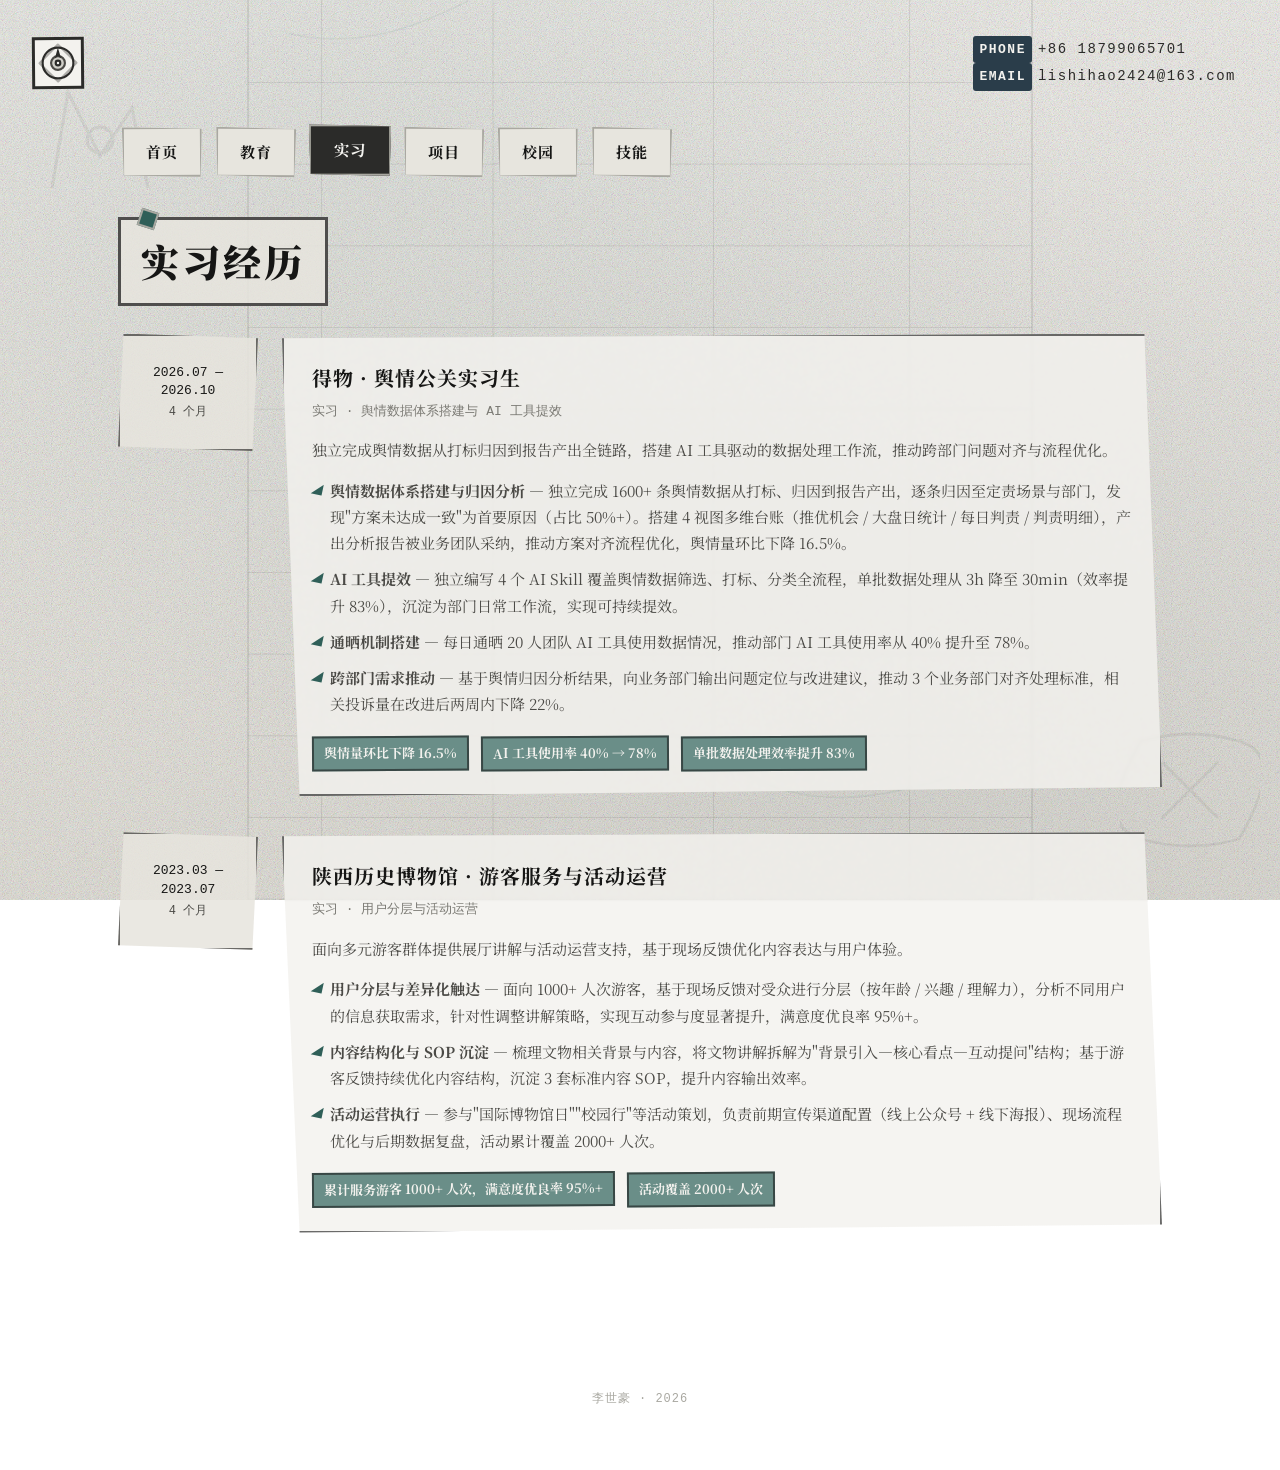
<file: index/internship.html>
﻿<!DOCTYPE html>
<html lang="zh-CN">
<head>
<meta charset="UTF-8">
<meta name="viewport" content="width=device-width, initial-scale=1.0">
<title>实习经历 — 李世豪</title>
<link rel="stylesheet" href="style.css">
</head>
<body>

<svg class="petroglyph-deco top-left" viewBox="0 0 100 100" fill="none" stroke="currentColor" stroke-width="2">
  <path d="M20,80 L30,20 L50,60 L70,30 L80,80" />
  <circle cx="50" cy="50" r="8" />
</svg>
<svg class="petroglyph-deco bottom-right" viewBox="0 0 100 100" fill="none" stroke="currentColor" stroke-width="2">
  <path d="M15,15 Q50,5 85,15 T85,85 Q50,95 15,85 T15,15" />
  <path d="M30,30 L70,70 M70,30 L30,70" />
</svg>

<header class="site-header anim-drift">
  <div class="glyph-mark" aria-label="eye mark">
    <svg class="eye-mark" viewBox="0 0 52 52" role="img" aria-hidden="true">
      <path d="M26 2 L50 26 L26 50 L2 26 Z" opacity="0.35" />
      <circle cx="26" cy="26" r="20" />
      <g class="eye-follow">
        <circle cx="26" cy="26" r="9" fill="var(--stone-300)" />
        <circle class="pupil" cx="26" cy="26" r="4" fill="var(--stone-700)" />
        <path class="pointer" d="M26 6 L22 20 L26 17 L30 20 Z" />
      </g>
      <circle cx="26" cy="26" r="3" fill="var(--stone-100)" />
    </svg>
  </div>
  <div class="header-contact">
    <div class="hc-row">
      <span class="hc-label">PHONE</span>
      <span class="hc-value" data-copy="+8618799065701">+86 18799065701</span>
    </div>
    <div class="hc-row">
      <span class="hc-label">EMAIL</span>
      <span class="hc-value" data-copy="lishihao2424@163.com">lishihao2424@163.com</span>
    </div>
  </div>
</header>

<div class="page-wrap">
  <nav class="cut-nav">
    <a href="index.html">首页</a>
    <a href="education.html">教育</a>
    <a href="internship.html" class="active">实习</a>
    <a href="projects.html">项目</a>
    <a href="campus.html">校园</a>
    <a href="skills.html">技能</a>
  </nav>

  <h2 class="section-title anim-drift-1">实习经历</h2>

  <!-- 得物 -->
  <div class="timeline anim-drift-2">
    <div class="time-stone">
      2026.07 — 2026.10
      <span class="range">4 个月</span>
    </div>
    <div class="card-body">
      <h3>得物 · 舆情公关实习生</h3>
      <span class="meta">实习 · 舆情数据体系搭建与 AI 工具提效</span>
      <p>独立完成舆情数据从打标归因到报告产出全链路，搭建 AI 工具驱动的数据处理工作流，推动跨部门问题对齐与流程优化。</p>

      <ul style="margin-top:14px;">
        <li><strong>舆情数据体系搭建与归因分析</strong> — 独立完成 1600+ 条舆情数据从打标、归因到报告产出，逐条归因至定责场景与部门，发现"方案未达成一致"为首要原因（占比 50%+）。搭建 4 视图多维台账（推优机会 / 大盘日统计 / 每日判责 / 判责明细），产出分析报告被业务团队采纳，推动方案对齐流程优化，舆情量环比下降 16.5%。</li>
        <li><strong>AI 工具提效</strong> — 独立编写 4 个 AI Skill 覆盖舆情数据筛选、打标、分类全流程，单批数据处理从 3h 降至 30min（效率提升 83%），沉淀为部门日常工作流，实现可持续提效。</li>
        <li><strong>通晒机制搭建</strong> — 每日通晒 20 人团队 AI 工具使用数据情况，推动部门 AI 工具使用率从 40% 提升至 78%。</li>
        <li><strong>跨部门需求推动</strong> — 基于舆情归因分析结果，向业务部门输出问题定位与改进建议，推动 3 个业务部门对齐处理标准，相关投诉量在改进后两周内下降 22%。</li>
      </ul>

      <div class="impact-strip">舆情量环比下降 16.5%</div>
      <div class="impact-strip" style="margin-left:8px;">AI 工具使用率 40% → 78%</div>
      <div class="impact-strip" style="margin-left:8px;">单批数据处理效率提升 83%</div>

    </div>
  </div>

  <!-- 陕西历史博物馆 -->
  <div class="timeline anim-drift-3">
    <div class="time-stone">
      2023.03 — 2023.07
      <span class="range">4 个月</span>
    </div>
    <div class="card-body">
      <h3>陕西历史博物馆 · 游客服务与活动运营</h3>
      <span class="meta">实习 · 用户分层与活动运营</span>
      <p>面向多元游客群体提供展厅讲解与活动运营支持，基于现场反馈优化内容表达与用户体验。</p>

      <ul style="margin-top:14px;">
        <li><strong>用户分层与差异化触达</strong> — 面向 1000+ 人次游客，基于现场反馈对受众进行分层（按年龄 / 兴趣 / 理解力），分析不同用户的信息获取需求，针对性调整讲解策略，实现互动参与度显著提升，满意度优良率 95%+。</li>
        <li><strong>内容结构化与 SOP 沉淀</strong> — 梳理文物相关背景与内容，将文物讲解拆解为"背景引入—核心看点—互动提问"结构；基于游客反馈持续优化内容结构，沉淀 3 套标准内容 SOP，提升内容输出效率。</li>
        <li><strong>活动运营执行</strong> — 参与"国际博物馆日""校园行"等活动策划，负责前期宣传渠道配置（线上公众号 + 线下海报）、现场流程优化与后期数据复盘，活动累计覆盖 2000+ 人次。</li>
      </ul>

      <div class="impact-strip">累计服务游客 1000+ 人次，满意度优良率 95%+</div>
      <div class="impact-strip" style="margin-left:8px;">活动覆盖 2000+ 人次</div>
    </div>
  </div>
</div>

<footer class="site-footer">
  李世豪 · 2026
</footer>

<script src="script.js"></script>
</body>
</html>
</file>
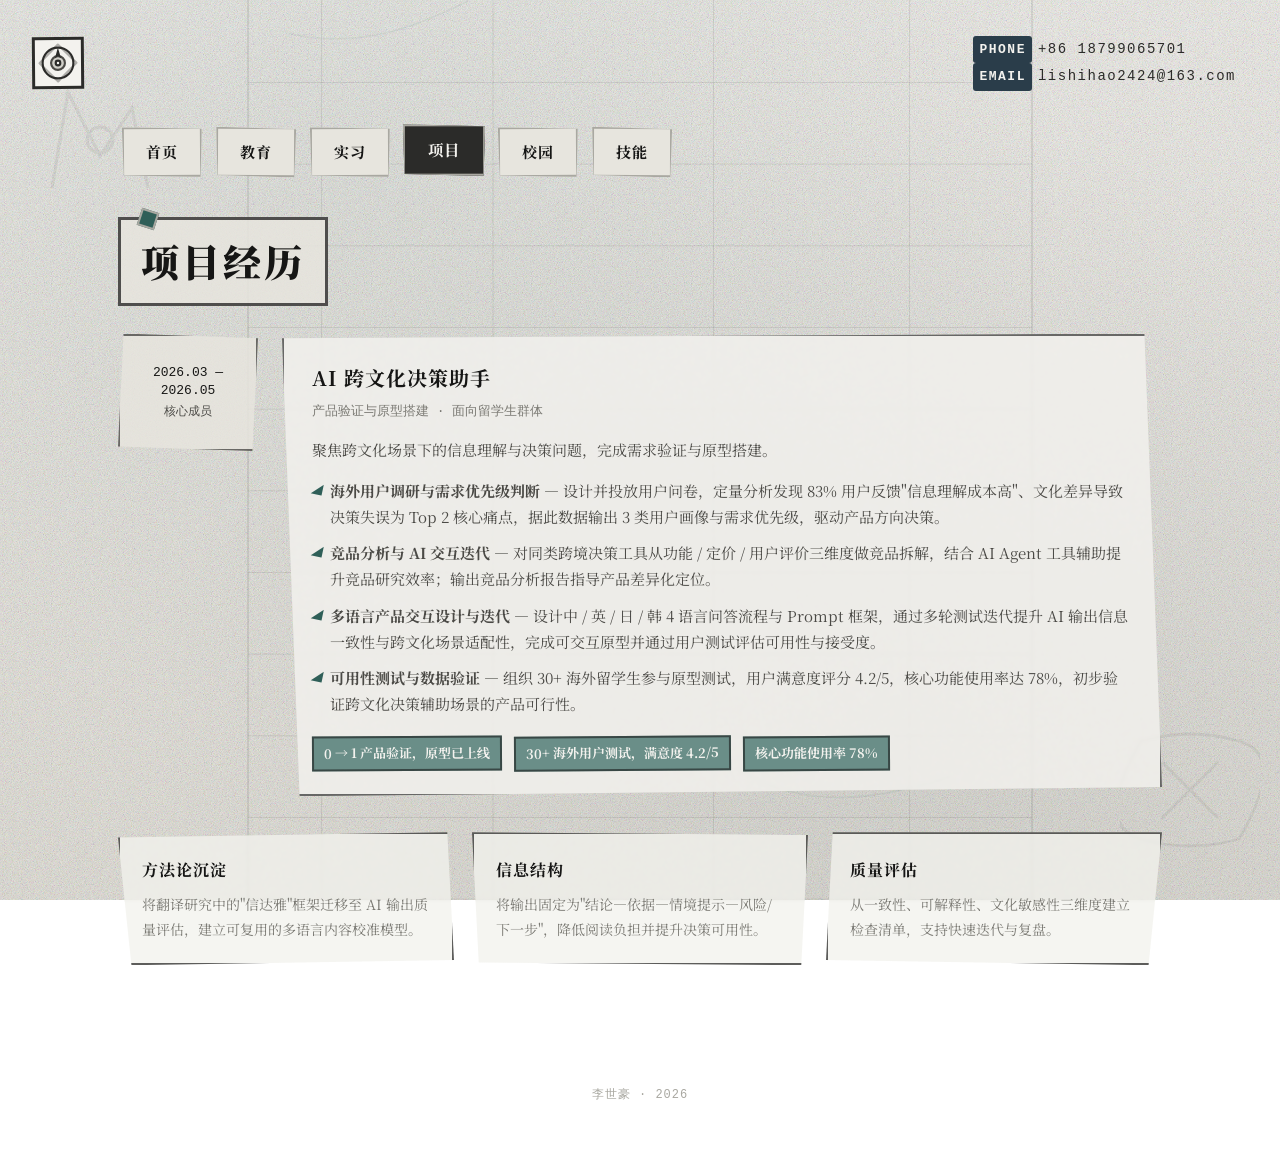
<file: index/projects.html>
﻿<!DOCTYPE html>
<html lang="zh-CN">
<head>
<meta charset="UTF-8">
<meta name="viewport" content="width=device-width, initial-scale=1.0">
<title>项目经历 — 李世豪</title>
<link rel="stylesheet" href="style.css">
</head>
<body>

<svg class="petroglyph-deco top-left" viewBox="0 0 100 100" fill="none" stroke="currentColor" stroke-width="2">
  <path d="M20,80 L30,20 L50,60 L70,30 L80,80" />
  <circle cx="50" cy="50" r="8" />
</svg>
<svg class="petroglyph-deco bottom-right" viewBox="0 0 100 100" fill="none" stroke="currentColor" stroke-width="2">
  <path d="M15,15 Q50,5 85,15 T85,85 Q50,95 15,85 T15,15" />
  <path d="M30,30 L70,70 M70,30 L30,70" />
</svg>

<header class="site-header anim-drift">
  <div class="glyph-mark" aria-label="eye mark">
    <svg class="eye-mark" viewBox="0 0 52 52" role="img" aria-hidden="true">
      <path d="M26 2 L50 26 L26 50 L2 26 Z" opacity="0.35" />
      <circle cx="26" cy="26" r="20" />
      <g class="eye-follow">
        <circle cx="26" cy="26" r="9" fill="var(--stone-300)" />
        <circle class="pupil" cx="26" cy="26" r="4" fill="var(--stone-700)" />
        <path class="pointer" d="M26 6 L22 20 L26 17 L30 20 Z" />
      </g>
      <circle cx="26" cy="26" r="3" fill="var(--stone-100)" />
    </svg>
  </div>
  <div class="header-contact">
    <div class="hc-row">
      <span class="hc-label">PHONE</span>
      <span class="hc-value" data-copy="+8618799065701">+86 18799065701</span>
    </div>
    <div class="hc-row">
      <span class="hc-label">EMAIL</span>
      <span class="hc-value" data-copy="lishihao2424@163.com">lishihao2424@163.com</span>
    </div>
  </div>
</header>

<div class="page-wrap">
  <nav class="cut-nav">
    <a href="index.html">首页</a>
    <a href="education.html">教育</a>
    <a href="internship.html">实习</a>
    <a href="projects.html" class="active">项目</a>
    <a href="campus.html">校园</a>
    <a href="skills.html">技能</a>
  </nav>

  <h2 class="section-title anim-drift-1">项目经历</h2>

  <div class="timeline anim-drift-2">
    <div class="time-stone">
      2026.03 — 2026.05
      <span class="range">核心成员</span>
    </div>
    <div class="card-body">
      <h3>AI 跨文化决策助手</h3>
      <span class="meta">产品验证与原型搭建 · 面向留学生群体</span>
      <p>聚焦跨文化场景下的信息理解与决策问题，完成需求验证与原型搭建。</p>

      <ul style="margin-top:14px;">
        <li><strong>海外用户调研与需求优先级判断</strong> — 设计并投放用户问卷，定量分析发现 83% 用户反馈"信息理解成本高"、文化差异导致决策失误为 Top 2 核心痛点，据此数据输出 3 类用户画像与需求优先级，驱动产品方向决策。</li>
        <li><strong>竞品分析与 AI 交互迭代</strong> — 对同类跨境决策工具从功能 / 定价 / 用户评价三维度做竞品拆解，结合 AI Agent 工具辅助提升竞品研究效率；输出竞品分析报告指导产品差异化定位。</li>
        <li><strong>多语言产品交互设计与迭代</strong> — 设计中 / 英 / 日 / 韩 4 语言问答流程与 Prompt 框架，通过多轮测试迭代提升 AI 输出信息一致性与跨文化场景适配性，完成可交互原型并通过用户测试评估可用性与接受度。</li>
        <li><strong>可用性测试与数据验证</strong> — 组织 30+ 海外留学生参与原型测试，用户满意度评分 4.2/5，核心功能使用率达 78%，初步验证跨文化决策辅助场景的产品可行性。</li>
      </ul>

      <div class="impact-strip">0 → 1 产品验证，原型已上线</div>
      <div class="impact-strip" style="margin-left:8px;">30+ 海外用户测试，满意度 4.2/5</div>
      <div class="impact-strip" style="margin-left:8px;">核心功能使用率 78%</div>
    </div>
  </div>

  <!-- 辅助面板 -->
  <div style="display:grid; grid-template-columns: repeat(auto-fill, minmax(260px,1fr)); gap:18px; margin-top:28px;">
    <div class="cut-panel cut-3 anim-drift-4" style="padding:22px;">
      <h4 style="font-size:16px; margin-bottom:8px; letter-spacing:1px;">方法论沉淀</h4>
      <p style="font-size:14px; color:var(--stone-500);">将翻译研究中的"信达雅"框架迁移至 AI 输出质量评估，建立可复用的多语言内容校准模型。</p>
    </div>
    <div class="cut-panel cut-1 anim-drift-4" style="padding:22px;">
      <h4 style="font-size:16px; margin-bottom:8px; letter-spacing:1px;">信息结构</h4>
      <p style="font-size:14px; color:var(--stone-500);">将输出固定为"结论—依据—情境提示—风险/下一步"，降低阅读负担并提升决策可用性。</p>
    </div>
    <div class="cut-panel cut-2 anim-drift-5" style="padding:22px;">
      <h4 style="font-size:16px; margin-bottom:8px; letter-spacing:1px;">质量评估</h4>
      <p style="font-size:14px; color:var(--stone-500);">从一致性、可解释性、文化敏感性三维度建立检查清单，支持快速迭代与复盘。</p>
    </div>
  </div>
</div>

<footer class="site-footer">
  李世豪 · 2026
</footer>

<script src="script.js"></script>
</body>
</html>
</file>
<file: style.css>
﻿/* ============================================================
   Matisse Cut-Out & Petroglyph System — 李世豪个人网站
   ============================================================ */

/* ── 字体与根变量 ── */
@import url('https://fonts.googleapis.com/css2?family=Noto+Serif+SC:wght@400;700;900&display=swap');

:root {
  /* 冷灰档案纸画廊色调 */
  --stone-100: #f3f2ee;
  --stone-200: #e7e5de;
  --stone-300: #d0cfc8;
  --stone-400: #a9a8a1;
  --stone-500: #7b7a74;
  --stone-600: #4b4a46;
  --stone-700: #2b2b29;
  --stone-800: #161615;

  /* 旧照片/印刷点缀 */
  --cut-terracotta: #2f5f58;
  --cut-ochre:     #6a8e88;
  --cut-sap:       #2a3f36;
  --cut-indigo:    #2a3d4a;
  --cut-ink:       #161615;

  --font-serif: 'Noto Serif SC', 'STSong', 'Songti SC', 'SimSun', Georgia, serif;
  --font-mono:  'Courier New', Courier, monospace;
}

* {
  margin: 0;
  padding: 0;
  box-sizing: border-box;
}

html {
  scroll-behavior: auto; /* 禁用平滑滚动，保留手工跳跃感 */
}

body {
  font-family: var(--font-serif);
  background: radial-gradient(ellipse at 30% 20%, rgba(47,95,88,0.06) 0%, transparent 55%),
              radial-gradient(ellipse at 70% 80%, rgba(42,61,74,0.06) 0%, transparent 60%),
              linear-gradient(180deg, var(--stone-100) 0%, var(--stone-200) 100%);
  background-attachment: fixed;
  color: var(--stone-800);
  line-height: 1.75;
  min-height: 100vh;
  overflow-x: hidden;
  position: relative;
}

/* 木纹波浪纹理层 */
body::before {
  content: '';
  position: fixed;
  inset: 0;
  z-index: -1;
  opacity: 0.55;
  background-image: url("data:image/svg+xml,%3Csvg viewBox='0 0 200 200' xmlns='http://www.w3.org/2000/svg'%3E%3Cfilter id='noise'%3E%3CfeTurbulence type='fractalNoise' baseFrequency='0.9' numOctaves='4' stitchTiles='stitch'/%3E%3C/filter%3E%3Crect width='100%25' height='100%25' filter='url(%23noise)'/%3E%3C/svg%3E");
  background-size: 160px 160px;
  pointer-events: none;
  mix-blend-mode: multiply;
}

body::after {
  content: '';
  position: fixed;
  inset: 0;
  z-index: -1;
  opacity: 0.65;
  background-image: url("data:image/svg+xml,%3Csvg xmlns='http://www.w3.org/2000/svg' width='1200' height='1600' viewBox='0 0 1200 1600'%3E%3Cg fill='none' stroke='%23161615' stroke-opacity='0.16'%3E%3Crect x='120' y='180' width='960' height='1240' stroke-width='2'/%3E%3Cpath d='M120 320H1080M120 420H1080M120 520H1080M120 620H1080M120 720H1080M120 820H1080M120 920H1080M120 1020H1080M120 1120H1080M120 1220H1080M120 1320H1080' stroke-width='1'/%3E%3Cpath d='M210 180V1420M420 180V1420M690 180V1420M930 180V1420' stroke-width='1'/%3E%3C/g%3E%3Cg fill='none' stroke='%232f5f58' stroke-opacity='0.10' stroke-width='2'%3E%3Cpath d='M170 260c90 20 160-10 220-40'/%3E%3Cpath d='M720 1160c60 40 140 50 260 10'/%3E%3C/g%3E%3C/svg%3E");
  background-size: min(86vw, 980px) auto;
  background-repeat: no-repeat;
  background-position: 50% 44%;
  backdrop-filter: blur(0.6px) saturate(0.95);
  pointer-events: none;
}

/* ============================================================
   1. 剪纸形状工具类
   ============================================================ */

/* 基础剪纸面板 — 不规则多边形 */
.cut-panel {
  background: rgba(243,242,238,0.78);
  color: var(--stone-800);
  border: 2px solid rgba(22,22,21,0.68);
  backdrop-filter: blur(1.4px);
  position: relative;
  transform: rotate(-0.35deg);
  transition: transform 0.45s cubic-bezier(0.34, 1.56, 0.64, 1),
              box-shadow 0.45s ease;
}

.cut-panel:hover {
  transform: translateY(-3px) scale(1.02);
  box-shadow: 3px 4px 0 rgba(0,0,0,0.25);
}

/* 不同剪纸轮廓 — 使用 clip-path 制造裁剪边缘 */
.cut-1 { clip-path: polygon(0 0, 100% 2%, 98% 100%, 2% 98%); }
.cut-2 { clip-path: polygon(2% 0, 100% 0, 96% 100%, 0 96%); }
.cut-3 { clip-path: polygon(0 4%, 98% 0, 100% 96%, 4% 100%); }
.cut-4 { clip-path: polygon(3% 2%, 97% 0, 100% 98%, 0 100%); }

/* 浅色剪纸（亮色块） */
.cut-dark {
  background: var(--stone-200);
  color: var(--stone-800);
  border-color: var(--stone-500);
}
.cut-dark:hover {
  box-shadow: 3px 4px 0 rgba(0,0,0,0.25);
}

/* 点缀色剪纸 */
.cut-red   { background: var(--cut-terracotta); color: var(--stone-100); border-color: #7a3024; }
.cut-ochre { background: var(--cut-ochre);     color: var(--stone-800); border-color: #8a6f28; }
.cut-sap   { background: var(--cut-sap);       color: var(--stone-100); border-color: #3a522e; }
.cut-indigo{ background: var(--cut-indigo);    color: var(--stone-100); border-color: #1e2f3d; }

/* ============================================================
   2. 手工动画系统（逐帧感，刻意保留瑕疵）
   ============================================================ */

@keyframes gentle-rise {
  0%   { transform: translateY(24px) rotate(-0.6deg); opacity: 0; }
  100% { transform: translateY(0) rotate(0deg); opacity: 1; }
}

@keyframes slow-float {
  0%, 100% { transform: translateY(0) rotate(0deg); }
  50%      { transform: translateY(-6px) rotate(0.3deg); }
}

.anim-drift {
  animation: gentle-rise 0.8s ease both;
}
.anim-drift-1 { animation-delay: 0.08s; }
.anim-drift-2 { animation-delay: 0.18s; }
.anim-drift-3 { animation-delay: 0.30s; }
.anim-drift-4 { animation-delay: 0.44s; }
.anim-drift-5 { animation-delay: 0.58s; }

/* ============================================================
   3. 布局骨架
   ============================================================ */

.site-header {
  padding: 28px 32px;
  display: flex;
  align-items: center;
  justify-content: space-between;
  position: relative;
  z-index: 50;
}

.site-header .glyph-mark {
  width: 52px;
  height: 52px;
  border: 3px solid var(--stone-700);
  background: var(--stone-100);
  display: grid;
  place-items: center;
  font-weight: 900;
  font-size: 22px;
  transform: rotate(-0.5deg);
  flex-shrink: 0;
}

 .site-header .glyph-mark .eye-mark {
  width: 40px;
  height: 40px;
  display: block;
  stroke: var(--stone-700);
  fill: none;
  stroke-width: 2.8;
  stroke-linecap: round;
  stroke-linejoin: round;
 }

 .site-header .glyph-mark .eye-mark .eye-follow {
  transform-origin: 26px 26px;
  transition: transform 0.15s ease-out;
 }

 .site-header .glyph-mark .eye-mark .eye-follow circle {
  stroke: var(--stone-600);
  fill: var(--stone-300);
 }

 .site-header .glyph-mark .eye-mark .eye-follow .pupil {
  fill: var(--cut-terracotta);
  stroke: none;
 }

 .site-header .glyph-mark .eye-mark .eye-follow .pointer {
  fill: var(--stone-700);
  stroke: none;
 }

.site-header .header-contact {
  font-size: 14px;
  text-align: left;
  line-height: 1.8;
  font-weight: 400;
  letter-spacing: 1.5px;
  font-family: var(--font-mono);
  padding: 8px 12px;
  display: inline-block;
}

.site-header .header-contact .hc-row {
  display: flex;
  align-items: baseline;
  gap: 6px;
}

.site-header .header-contact .hc-label {
  font-size: 13px;
  font-weight: 600;
  color: var(--stone-100);
  background: var(--cut-indigo);
  padding: 2px 6px;
  border-radius: 3px;
  flex-shrink: 0;
  letter-spacing: 1.5px;
}

.site-header .header-contact .hc-value {
  position: relative;
  cursor: pointer;
  color: var(--stone-700);
  transition: letter-spacing 0.35s ease, color 0.25s ease;
  letter-spacing: 1.5px;
}

.site-header .header-contact .hc-value:hover {
  letter-spacing: 2.5px;
  color: var(--stone-800);
}

/* underline animation */
.site-header .header-contact .hc-value::after {
  content: '';
  position: absolute;
  left: 0;
  bottom: -2px;
  width: 100%;
  height: 1px;
  background: var(--stone-600);
  transform: scaleX(0);
  transform-origin: left;
  transition: transform 0.35s ease;
}

.site-header .header-contact .hc-value:hover::after {
  transform: scaleX(1);
}

/* tooltip */
.site-header .header-contact .hc-value::before {
  content: 'Click to copy';
  position: absolute;
  left: 50%;
  bottom: calc(100% + 6px);
  transform: translateX(-50%) translateY(4px);
  background: var(--stone-800);
  color: var(--stone-100);
  font-size: 11px;
  letter-spacing: 0.5px;
  padding: 4px 8px;
  border-radius: 3px;
  white-space: nowrap;
  opacity: 0;
  pointer-events: none;
  transition: opacity 0.2s ease, transform 0.2s ease;
}

.site-header .header-contact .hc-value:hover::before {
  opacity: 1;
  transform: translateX(-50%) translateY(0);
}

.site-header .header-contact .hc-value.copied::before {
  content: 'Copied!';
}

/* 主内容容器 */
.page-wrap {
  max-width: 1100px;
  margin: 0 auto;
  padding: 0 28px 80px;
}

/* 剪纸导航带 */
.cut-nav {
  display: flex;
  flex-wrap: wrap;
  gap: 14px;
  margin-bottom: 40px;
  padding: 0 4px;
}

.cut-nav a {
  display: inline-block;
  padding: 10px 22px;
  text-decoration: none;
  font-size: 15px;
  font-weight: 700;
  letter-spacing: 1px;
  color: var(--stone-800);
  background: var(--stone-200);
  border: 2px solid var(--stone-400);
  position: relative;
  transform: rotate(-0.4deg);
  transition: transform 0.3s ease, background 0.3s ease, color 0.3s ease;
  clip-path: polygon(0 0, 100% 4%, 98% 100%, 2% 96%);
}

.cut-nav a:nth-child(2) { transform: rotate(0.3deg); }
.cut-nav a:nth-child(3) { transform: rotate(-0.25deg); }
.cut-nav a:nth-child(4) { transform: rotate(0.4deg); }
.cut-nav a:nth-child(5) { transform: rotate(-0.35deg); }
.cut-nav a:nth-child(6) { transform: rotate(0.2deg); }

.cut-nav a:hover,
.cut-nav a.active {
  background: var(--stone-700);
  color: var(--stone-100);
  transform: rotate(0deg) translateY(-2px) scale(1.03);
  box-shadow: 3px 4px 0 rgba(0,0,0,0.25);
}

/* ============================================================
   4. 首页封面（石刻巨像 + 剪纸飘带）
   ============================================================ */

.hero-block {
  display: grid;
  grid-template-columns: 1.2fr 1fr;
  gap: 32px;
  align-items: center;
  min-height: 52vh;
  margin-bottom: 48px;
}

.hero-stone {
  background: var(--cut-indigo);
  color: var(--stone-100);
  padding: 52px 44px;
  position: relative;
  clip-path: polygon(0 0, 96% 3%, 100% 94%, 4% 100%);
  transform: rotate(0.25deg);
}

.hero-stone::after {
  content: '';
  position: absolute;
  top: 18px; right: 18px;
  width: 36px; height: 36px;
  border: 3px solid var(--stone-300);
  opacity: 0.5;
  transform: rotate(15deg);
  pointer-events: none;
}

.hero-stone h1 {
  font-size: clamp(38px, 5.5vw, 64px);
  font-weight: 900;
  line-height: 1.15;
  letter-spacing: 4px;
  margin-bottom: 18px;
}

.hero-stone .subtitle {
  font-size: 16px;
  color: var(--stone-200);
  letter-spacing: 2px;
  margin-bottom: 28px;
}


.hero-stone .contact-strip {
  font-family: var(--font-mono);
  font-size: 13px;
  color: var(--stone-300);
  line-height: 1.8;
  border-top: 1px dashed var(--stone-400);
  padding-top: 14px;
  margin-top: 10px;
}

/* 右侧剪纸肖像区 */
.hero-cutouts {
  display: flex;
  flex-direction: column;
  gap: 20px;
  align-items: flex-start;
}

.cut-figure {
  width: 100%;
  height: 180px;
  background: var(--cut-terracotta);
  clip-path: polygon(6% 0, 94% 8%, 100% 78%, 18% 100%, 0 62%);
  display: flex;
  align-items: center;
  justify-content: center;
  color: var(--stone-100);
  font-size: 28px;
  font-weight: 900;
  letter-spacing: 6px;
  transform: rotate(-0.4deg);
  border: 3px solid var(--stone-700);
  animation: gentle-rise 0.8s ease 0.2s both;
}

.cut-figure.small {
  height: 120px;
  width: 88%;
  background: var(--cut-ochre);
  clip-path: polygon(4% 10%, 100% 0, 96% 100%, 8% 90%);
  font-size: 18px;
  transform: rotate(0.3deg);
  animation-delay: 0.4s;
}

.cut-figure.indigo {
  height: 100px;
  width: 72%;
  background: var(--cut-indigo);
  clip-path: polygon(0 6%, 92% 0, 100% 88%, 12% 100%);
  font-size: 15px;
  letter-spacing: 3px;
  transform: rotate(-0.2deg);
  animation-delay: 0.6s;
}

/* ============================================================
   5. 板块通用排版
   ============================================================ */

.section-title {
  display: inline-block;
  font-size: clamp(26px, 3.5vw, 38px);
  font-weight: 900;
  letter-spacing: 3px;
  color: var(--stone-800);
  margin-bottom: 28px;
  padding: 8px 20px;
  background: rgba(231,229,222,0.86);
  border: 3px solid rgba(22,22,21,0.72);
  transform: none;
  position: relative;
}

.section-title::before {
  content: '';
  position: absolute;
  top: -10px; left: 18px;
  width: 14px; height: 14px;
  background: var(--cut-terracotta);
  border: 2px solid var(--stone-400);
  transform: rotate(18deg);
}

.timeline {
  display: grid;
  grid-template-columns: 140px 1fr;
  gap: 24px;
  margin-bottom: 36px;
  align-items: start;
}

@media (max-width: 640px) {
  .timeline {
    grid-template-columns: 1fr;
    gap: 10px;
  }
}

.time-stone {
  background: rgba(231,229,222,0.86);
  color: var(--stone-800);
  border: 2px solid rgba(22,22,21,0.6);
  padding: 10px 16px;
  font-family: var(--font-mono);
  font-size: 13px;
  text-align: center;
  line-height: 1.4;
  clip-path: polygon(4% 0, 100% 4%, 96% 100%, 0 96%);
  transform: rotate(-0.3deg);
  white-space: pre-line;
}

.time-stone .range {
  font-size: 12px;
  color: var(--stone-600);
  margin-top: 4px;
  display: block;
}

.card-body {
  background: rgba(243,242,238,0.82);
  border: 2px solid rgba(22,22,21,0.62);
  backdrop-filter: blur(1.6px);
  padding: 24px 28px;
  clip-path: polygon(0 1%, 98% 0, 100% 98%, 2% 100%);
  transform: rotate(0.2deg);
  position: relative;
}

.card-body h3 {
  font-size: 20px;
  font-weight: 700;
  margin-bottom: 6px;
  letter-spacing: 1px;
  color: var(--stone-800);
}

.card-body .meta {
  font-size: 13px;
  color: var(--stone-500);
  font-family: var(--font-mono);
  margin-bottom: 14px;
  display: block;
}

.card-body p,
.card-body li {
  font-size: 15px;
  color: var(--stone-600);
  margin-bottom: 10px;
}

.card-body ul {
  list-style: none;
  padding-left: 0;
}

.card-body li {
  position: relative;
  padding-left: 18px;
}

.card-body li::before {
  content: '◢';
  position: absolute;
  left: 0;
  top: 1px;
  color: var(--cut-terracotta);
  font-size: 11px;
  transform: rotate(12deg);
}

/* 高亮块 */
.impact-strip {
  display: inline-block;
  background: var(--cut-ochre);
  color: var(--stone-100);
  padding: 4px 10px;
  font-size: 13px;
  font-weight: 700;
  border: 2px solid rgba(22,22,21,0.58);
  transform: rotate(-0.35deg);
  margin-top: 8px;
}

/* ============================================================
   6. 技能页特殊组件
   ============================================================ */

.skill-grid {
  display: grid;
  grid-template-columns: repeat(auto-fill, minmax(220px, 1fr));
  gap: 18px;
  margin-top: 10px;
}

.skill-chip {
  background: rgba(243,242,238,0.78);
  color: var(--stone-800);
  border: 2px solid rgba(22,22,21,0.62);
  backdrop-filter: blur(1.2px);
  padding: 14px 18px;
  font-size: 14px;
  font-weight: 700;
  text-align: center;
  clip-path: polygon(0 4%, 96% 0, 100% 96%, 4% 100%);
  transform: rotate(-0.5deg);
  transition: transform 0.3s cubic-bezier(0.34, 1.56, 0.64, 1),
              box-shadow 0.3s ease;
  cursor: default;
}

.skill-chip:nth-child(even) { transform: rotate(0.4deg); }

.skill-chip:hover {
  transform: translateY(-2px) scale(1.03);
  box-shadow: 3px 4px 0 rgba(0,0,0,0.25);
}

/* ============================================================
   7. 页脚与装饰
   ============================================================ */

.site-footer {
  text-align: center;
  padding: 40px 20px 60px;
  font-size: 12px;
  color: var(--stone-400);
  font-family: var(--font-mono);
  letter-spacing: 1px;
}

/* 象形文字装饰SVG容器 */
.petroglyph-deco {
  position: fixed;
  z-index: 0;
  opacity: 0.06;
  pointer-events: none;
}

.petroglyph-deco {
  animation: slow-float 8s ease-in-out infinite;
}
.petroglyph-deco.top-left  { top: 60px;  left: 20px;  width: 160px; height: 160px; animation-delay: 0s; }
.petroglyph-deco.bottom-right { bottom: 40px; right: 20px; width: 140px; height: 140px; animation-delay: -4s; }



/* ============================================================
   8. 响应式
   ============================================================ */

@media (max-width: 860px) {
  .hero-block {
    grid-template-columns: 1fr;
    min-height: auto;
  }
  .hero-cutouts {
    display: none;
  }
  .cut-figure,
  .cut-figure.small,
  .cut-figure.indigo {
    width: 100%;
    height: 100px;
  }
  .site-header {
    flex-direction: column;
    align-items: flex-start;
    gap: 12px;
  }
  .site-header .header-contact {
    text-align: left;
  }
  .cut-nav a {
    font-size: 13px;
    padding: 8px 14px;
  }
}




/* ============================================================
   9. 简历下载按钮
   ============================================================ */

.resume-btn {
  display: inline-block;
  margin-top: 18px;
  padding: 12px 28px;
  font-family: var(--font-serif);
  font-size: 15px;
  font-weight: 700;
  letter-spacing: 2px;
  color: var(--stone-100);
  background: var(--cut-terracotta);
  border: 2px solid var(--stone-700);
  text-decoration: none;
  clip-path: polygon(0 2%, 100% 0, 98% 100%, 2% 96%);
  transform: rotate(-0.3deg);
  transition: transform 0.3s ease, box-shadow 0.3s ease;
}
.resume-btn:hover {
  transform: translateY(-2px) scale(1.03);
  box-shadow: 3px 4px 0 rgba(0,0,0,0.25);
}
</file>
<file: index/style.css>
﻿/* ============================================================
   Matisse Cut-Out & Petroglyph System — 李世豪个人网站
   ============================================================ */

/* ── 字体与根变量 ── */
@import url('https://fonts.googleapis.com/css2?family=Noto+Serif+SC:wght@400;700;900&display=swap');

:root {
  /* 冷灰档案纸画廊色调 */
  --stone-100: #f3f2ee;
  --stone-200: #e7e5de;
  --stone-300: #d0cfc8;
  --stone-400: #a9a8a1;
  --stone-500: #7b7a74;
  --stone-600: #4b4a46;
  --stone-700: #2b2b29;
  --stone-800: #161615;

  /* 旧照片/印刷点缀 */
  --cut-terracotta: #2f5f58;
  --cut-ochre:     #6a8e88;
  --cut-sap:       #2a3f36;
  --cut-indigo:    #2a3d4a;
  --cut-ink:       #161615;

  --font-serif: 'Noto Serif SC', 'STSong', 'Songti SC', 'SimSun', Georgia, serif;
  --font-mono:  'Courier New', Courier, monospace;
}

* {
  margin: 0;
  padding: 0;
  box-sizing: border-box;
}

html {
  scroll-behavior: auto; /* 禁用平滑滚动，保留手工跳跃感 */
}

body {
  font-family: var(--font-serif);
  background: radial-gradient(ellipse at 30% 20%, rgba(47,95,88,0.06) 0%, transparent 55%),
              radial-gradient(ellipse at 70% 80%, rgba(42,61,74,0.06) 0%, transparent 60%),
              linear-gradient(180deg, var(--stone-100) 0%, var(--stone-200) 100%);
  background-attachment: fixed;
  color: var(--stone-800);
  line-height: 1.75;
  min-height: 100vh;
  overflow-x: hidden;
  position: relative;
}

/* 木纹波浪纹理层 */
body::before {
  content: '';
  position: fixed;
  inset: 0;
  z-index: -1;
  opacity: 0.55;
  background-image: url("data:image/svg+xml,%3Csvg viewBox='0 0 200 200' xmlns='http://www.w3.org/2000/svg'%3E%3Cfilter id='noise'%3E%3CfeTurbulence type='fractalNoise' baseFrequency='0.9' numOctaves='4' stitchTiles='stitch'/%3E%3C/filter%3E%3Crect width='100%25' height='100%25' filter='url(%23noise)'/%3E%3C/svg%3E");
  background-size: 160px 160px;
  pointer-events: none;
  mix-blend-mode: multiply;
}

body::after {
  content: '';
  position: fixed;
  inset: 0;
  z-index: -1;
  opacity: 0.65;
  background-image: url("data:image/svg+xml,%3Csvg xmlns='http://www.w3.org/2000/svg' width='1200' height='1600' viewBox='0 0 1200 1600'%3E%3Cg fill='none' stroke='%23161615' stroke-opacity='0.16'%3E%3Crect x='120' y='180' width='960' height='1240' stroke-width='2'/%3E%3Cpath d='M120 320H1080M120 420H1080M120 520H1080M120 620H1080M120 720H1080M120 820H1080M120 920H1080M120 1020H1080M120 1120H1080M120 1220H1080M120 1320H1080' stroke-width='1'/%3E%3Cpath d='M210 180V1420M420 180V1420M690 180V1420M930 180V1420' stroke-width='1'/%3E%3C/g%3E%3Cg fill='none' stroke='%232f5f58' stroke-opacity='0.10' stroke-width='2'%3E%3Cpath d='M170 260c90 20 160-10 220-40'/%3E%3Cpath d='M720 1160c60 40 140 50 260 10'/%3E%3C/g%3E%3C/svg%3E");
  background-size: min(86vw, 980px) auto;
  background-repeat: no-repeat;
  background-position: 50% 44%;
  backdrop-filter: blur(0.6px) saturate(0.95);
  pointer-events: none;
}

/* ============================================================
   1. 剪纸形状工具类
   ============================================================ */

/* 基础剪纸面板 — 不规则多边形 */
.cut-panel {
  background: rgba(243,242,238,0.78);
  color: var(--stone-800);
  border: 2px solid rgba(22,22,21,0.68);
  backdrop-filter: blur(1.4px);
  position: relative;
  transform: rotate(-0.35deg);
  transition: transform 0.45s cubic-bezier(0.34, 1.56, 0.64, 1),
              box-shadow 0.45s ease;
}

.cut-panel:hover {
  transform: translateY(-3px) scale(1.02);
  box-shadow: 3px 4px 0 rgba(0,0,0,0.25);
}

/* 不同剪纸轮廓 — 使用 clip-path 制造裁剪边缘 */
.cut-1 { clip-path: polygon(0 0, 100% 2%, 98% 100%, 2% 98%); }
.cut-2 { clip-path: polygon(2% 0, 100% 0, 96% 100%, 0 96%); }
.cut-3 { clip-path: polygon(0 4%, 98% 0, 100% 96%, 4% 100%); }
.cut-4 { clip-path: polygon(3% 2%, 97% 0, 100% 98%, 0 100%); }

/* 浅色剪纸（亮色块） */
.cut-dark {
  background: var(--stone-200);
  color: var(--stone-800);
  border-color: var(--stone-500);
}
.cut-dark:hover {
  box-shadow: 3px 4px 0 rgba(0,0,0,0.25);
}

/* 点缀色剪纸 */
.cut-red   { background: var(--cut-terracotta); color: var(--stone-100); border-color: #7a3024; }
.cut-ochre { background: var(--cut-ochre);     color: var(--stone-800); border-color: #8a6f28; }
.cut-sap   { background: var(--cut-sap);       color: var(--stone-100); border-color: #3a522e; }
.cut-indigo{ background: var(--cut-indigo);    color: var(--stone-100); border-color: #1e2f3d; }

/* ============================================================
   2. 手工动画系统（逐帧感，刻意保留瑕疵）
   ============================================================ */

@keyframes gentle-rise {
  0%   { transform: translateY(24px) rotate(-0.6deg); opacity: 0; }
  100% { transform: translateY(0) rotate(0deg); opacity: 1; }
}

@keyframes slow-float {
  0%, 100% { transform: translateY(0) rotate(0deg); }
  50%      { transform: translateY(-6px) rotate(0.3deg); }
}

.anim-drift {
  animation: gentle-rise 0.8s ease both;
}
.anim-drift-1 { animation-delay: 0.08s; }
.anim-drift-2 { animation-delay: 0.18s; }
.anim-drift-3 { animation-delay: 0.30s; }
.anim-drift-4 { animation-delay: 0.44s; }
.anim-drift-5 { animation-delay: 0.58s; }

/* ============================================================
   3. 布局骨架
   ============================================================ */

.site-header {
  padding: 28px 32px;
  display: flex;
  align-items: center;
  justify-content: space-between;
  position: relative;
  z-index: 50;
}

.site-header .glyph-mark {
  width: 52px;
  height: 52px;
  border: 3px solid var(--stone-700);
  background: var(--stone-100);
  display: grid;
  place-items: center;
  font-weight: 900;
  font-size: 22px;
  transform: rotate(-0.5deg);
  flex-shrink: 0;
}

 .site-header .glyph-mark .eye-mark {
  width: 40px;
  height: 40px;
  display: block;
  stroke: var(--stone-700);
  fill: none;
  stroke-width: 2.8;
  stroke-linecap: round;
  stroke-linejoin: round;
 }

 .site-header .glyph-mark .eye-mark .eye-follow {
  transform-origin: 26px 26px;
  transition: transform 0.15s ease-out;
 }

 .site-header .glyph-mark .eye-mark .eye-follow circle {
  stroke: var(--stone-600);
  fill: var(--stone-300);
 }

 .site-header .glyph-mark .eye-mark .eye-follow .pupil {
  fill: var(--cut-terracotta);
  stroke: none;
 }

 .site-header .glyph-mark .eye-mark .eye-follow .pointer {
  fill: var(--stone-700);
  stroke: none;
 }

.site-header .header-contact {
  font-size: 14px;
  text-align: left;
  line-height: 1.8;
  font-weight: 400;
  letter-spacing: 1.5px;
  font-family: var(--font-mono);
  padding: 8px 12px;
  display: inline-block;
}

.site-header .header-contact .hc-row {
  display: flex;
  align-items: baseline;
  gap: 6px;
}

.site-header .header-contact .hc-label {
  font-size: 13px;
  font-weight: 600;
  color: var(--stone-100);
  background: var(--cut-indigo);
  padding: 2px 6px;
  border-radius: 3px;
  flex-shrink: 0;
  letter-spacing: 1.5px;
}

.site-header .header-contact .hc-value {
  position: relative;
  cursor: pointer;
  color: var(--stone-700);
  transition: letter-spacing 0.35s ease, color 0.25s ease;
  letter-spacing: 1.5px;
}

.site-header .header-contact .hc-value:hover {
  letter-spacing: 2.5px;
  color: var(--stone-800);
}

/* underline animation */
.site-header .header-contact .hc-value::after {
  content: '';
  position: absolute;
  left: 0;
  bottom: -2px;
  width: 100%;
  height: 1px;
  background: var(--stone-600);
  transform: scaleX(0);
  transform-origin: left;
  transition: transform 0.35s ease;
}

.site-header .header-contact .hc-value:hover::after {
  transform: scaleX(1);
}

/* tooltip */
.site-header .header-contact .hc-value::before {
  content: 'Click to copy';
  position: absolute;
  left: 50%;
  bottom: calc(100% + 6px);
  transform: translateX(-50%) translateY(4px);
  background: var(--stone-800);
  color: var(--stone-100);
  font-size: 11px;
  letter-spacing: 0.5px;
  padding: 4px 8px;
  border-radius: 3px;
  white-space: nowrap;
  opacity: 0;
  pointer-events: none;
  transition: opacity 0.2s ease, transform 0.2s ease;
}

.site-header .header-contact .hc-value:hover::before {
  opacity: 1;
  transform: translateX(-50%) translateY(0);
}

.site-header .header-contact .hc-value.copied::before {
  content: 'Copied!';
}

/* 主内容容器 */
.page-wrap {
  max-width: 1100px;
  margin: 0 auto;
  padding: 0 28px 80px;
}

/* 剪纸导航带 */
.cut-nav {
  display: flex;
  flex-wrap: wrap;
  gap: 14px;
  margin-bottom: 40px;
  padding: 0 4px;
}

.cut-nav a {
  display: inline-block;
  padding: 10px 22px;
  text-decoration: none;
  font-size: 15px;
  font-weight: 700;
  letter-spacing: 1px;
  color: var(--stone-800);
  background: var(--stone-200);
  border: 2px solid var(--stone-400);
  position: relative;
  transform: rotate(-0.4deg);
  transition: transform 0.3s ease, background 0.3s ease, color 0.3s ease;
  clip-path: polygon(0 0, 100% 4%, 98% 100%, 2% 96%);
}

.cut-nav a:nth-child(2) { transform: rotate(0.3deg); }
.cut-nav a:nth-child(3) { transform: rotate(-0.25deg); }
.cut-nav a:nth-child(4) { transform: rotate(0.4deg); }
.cut-nav a:nth-child(5) { transform: rotate(-0.35deg); }
.cut-nav a:nth-child(6) { transform: rotate(0.2deg); }

.cut-nav a:hover,
.cut-nav a.active {
  background: var(--stone-700);
  color: var(--stone-100);
  transform: rotate(0deg) translateY(-2px) scale(1.03);
  box-shadow: 3px 4px 0 rgba(0,0,0,0.25);
}

/* ============================================================
   4. 首页封面（石刻巨像 + 剪纸飘带）
   ============================================================ */

.hero-block {
  display: grid;
  grid-template-columns: 1.2fr 1fr;
  gap: 32px;
  align-items: center;
  min-height: 52vh;
  margin-bottom: 48px;
}

.hero-stone {
  background: var(--cut-indigo);
  color: var(--stone-100);
  padding: 52px 44px;
  position: relative;
  clip-path: polygon(0 0, 96% 3%, 100% 94%, 4% 100%);
  transform: rotate(0.25deg);
}

.hero-stone::after {
  content: '';
  position: absolute;
  top: 18px; right: 18px;
  width: 36px; height: 36px;
  border: 3px solid var(--stone-300);
  opacity: 0.5;
  transform: rotate(15deg);
  pointer-events: none;
}

.hero-stone h1 {
  font-size: clamp(38px, 5.5vw, 64px);
  font-weight: 900;
  line-height: 1.15;
  letter-spacing: 4px;
  margin-bottom: 18px;
}

.hero-stone .subtitle {
  font-size: 16px;
  color: var(--stone-200);
  letter-spacing: 2px;
  margin-bottom: 28px;
}


.hero-stone .contact-strip {
  font-family: var(--font-mono);
  font-size: 13px;
  color: var(--stone-300);
  line-height: 1.8;
  border-top: 1px dashed var(--stone-400);
  padding-top: 14px;
  margin-top: 10px;
}

/* 右侧剪纸肖像区 */
.hero-cutouts {
  display: flex;
  flex-direction: column;
  gap: 20px;
  align-items: flex-start;
}

.cut-figure {
  width: 100%;
  height: 180px;
  background: var(--cut-terracotta);
  clip-path: polygon(6% 0, 94% 8%, 100% 78%, 18% 100%, 0 62%);
  display: flex;
  align-items: center;
  justify-content: center;
  color: var(--stone-100);
  font-size: 28px;
  font-weight: 900;
  letter-spacing: 6px;
  transform: rotate(-0.4deg);
  border: 3px solid var(--stone-700);
  animation: gentle-rise 0.8s ease 0.2s both;
}

.cut-figure.small {
  height: 120px;
  width: 88%;
  background: var(--cut-ochre);
  clip-path: polygon(4% 10%, 100% 0, 96% 100%, 8% 90%);
  font-size: 18px;
  transform: rotate(0.3deg);
  animation-delay: 0.4s;
}

.cut-figure.indigo {
  height: 100px;
  width: 72%;
  background: var(--cut-indigo);
  clip-path: polygon(0 6%, 92% 0, 100% 88%, 12% 100%);
  font-size: 15px;
  letter-spacing: 3px;
  transform: rotate(-0.2deg);
  animation-delay: 0.6s;
}

/* ============================================================
   5. 板块通用排版
   ============================================================ */

.section-title {
  display: inline-block;
  font-size: clamp(26px, 3.5vw, 38px);
  font-weight: 900;
  letter-spacing: 3px;
  color: var(--stone-800);
  margin-bottom: 28px;
  padding: 8px 20px;
  background: rgba(231,229,222,0.86);
  border: 3px solid rgba(22,22,21,0.72);
  transform: none;
  position: relative;
}

.section-title::before {
  content: '';
  position: absolute;
  top: -10px; left: 18px;
  width: 14px; height: 14px;
  background: var(--cut-terracotta);
  border: 2px solid var(--stone-400);
  transform: rotate(18deg);
}

.timeline {
  display: grid;
  grid-template-columns: 140px 1fr;
  gap: 24px;
  margin-bottom: 36px;
  align-items: start;
}

@media (max-width: 640px) {
  .timeline {
    grid-template-columns: 1fr;
    gap: 10px;
  }
}

.time-stone {
  background: rgba(231,229,222,0.86);
  color: var(--stone-800);
  border: 2px solid rgba(22,22,21,0.6);
  padding: 10px 16px;
  font-family: var(--font-mono);
  font-size: 13px;
  text-align: center;
  line-height: 1.4;
  clip-path: polygon(4% 0, 100% 4%, 96% 100%, 0 96%);
  transform: rotate(-0.3deg);
  white-space: pre-line;
}

.time-stone .range {
  font-size: 12px;
  color: var(--stone-600);
  margin-top: 4px;
  display: block;
}

.card-body {
  background: rgba(243,242,238,0.82);
  border: 2px solid rgba(22,22,21,0.62);
  backdrop-filter: blur(1.6px);
  padding: 24px 28px;
  clip-path: polygon(0 1%, 98% 0, 100% 98%, 2% 100%);
  transform: rotate(0.2deg);
  position: relative;
}

.card-body h3 {
  font-size: 20px;
  font-weight: 700;
  margin-bottom: 6px;
  letter-spacing: 1px;
  color: var(--stone-800);
}

.card-body .meta {
  font-size: 13px;
  color: var(--stone-500);
  font-family: var(--font-mono);
  margin-bottom: 14px;
  display: block;
}

.card-body p,
.card-body li {
  font-size: 15px;
  color: var(--stone-600);
  margin-bottom: 10px;
}

.card-body ul {
  list-style: none;
  padding-left: 0;
}

.card-body li {
  position: relative;
  padding-left: 18px;
}

.card-body li::before {
  content: '◢';
  position: absolute;
  left: 0;
  top: 1px;
  color: var(--cut-terracotta);
  font-size: 11px;
  transform: rotate(12deg);
}

/* 高亮块 */
.impact-strip {
  display: inline-block;
  background: var(--cut-ochre);
  color: var(--stone-100);
  padding: 4px 10px;
  font-size: 13px;
  font-weight: 700;
  border: 2px solid rgba(22,22,21,0.58);
  transform: rotate(-0.35deg);
  margin-top: 8px;
}

/* ============================================================
   6. 技能页特殊组件
   ============================================================ */

.skill-grid {
  display: grid;
  grid-template-columns: repeat(auto-fill, minmax(220px, 1fr));
  gap: 18px;
  margin-top: 10px;
}

.skill-chip {
  background: rgba(243,242,238,0.78);
  color: var(--stone-800);
  border: 2px solid rgba(22,22,21,0.62);
  backdrop-filter: blur(1.2px);
  padding: 14px 18px;
  font-size: 14px;
  font-weight: 700;
  text-align: center;
  clip-path: polygon(0 4%, 96% 0, 100% 96%, 4% 100%);
  transform: rotate(-0.5deg);
  transition: transform 0.3s cubic-bezier(0.34, 1.56, 0.64, 1),
              box-shadow 0.3s ease;
  cursor: default;
}

.skill-chip:nth-child(even) { transform: rotate(0.4deg); }

.skill-chip:hover {
  transform: translateY(-2px) scale(1.03);
  box-shadow: 3px 4px 0 rgba(0,0,0,0.25);
}

/* ============================================================
   7. 页脚与装饰
   ============================================================ */

.site-footer {
  text-align: center;
  padding: 40px 20px 60px;
  font-size: 12px;
  color: var(--stone-400);
  font-family: var(--font-mono);
  letter-spacing: 1px;
}

/* 象形文字装饰SVG容器 */
.petroglyph-deco {
  position: fixed;
  z-index: 0;
  opacity: 0.06;
  pointer-events: none;
}

.petroglyph-deco {
  animation: slow-float 8s ease-in-out infinite;
}
.petroglyph-deco.top-left  { top: 60px;  left: 20px;  width: 160px; height: 160px; animation-delay: 0s; }
.petroglyph-deco.bottom-right { bottom: 40px; right: 20px; width: 140px; height: 140px; animation-delay: -4s; }



/* ============================================================
   8. 响应式
   ============================================================ */

@media (max-width: 860px) {
  .hero-block {
    grid-template-columns: 1fr;
    min-height: auto;
  }
  .hero-cutouts {
    display: none;
  }
  .cut-figure,
  .cut-figure.small,
  .cut-figure.indigo {
    width: 100%;
    height: 100px;
  }
  .site-header {
    flex-direction: column;
    align-items: flex-start;
    gap: 12px;
  }
  .site-header .header-contact {
    text-align: left;
  }
  .cut-nav a {
    font-size: 13px;
    padding: 8px 14px;
  }
}




/* ============================================================
   9. 简历下载按钮
   ============================================================ */

.resume-btn {
  display: inline-block;
  margin-top: 18px;
  padding: 12px 28px;
  font-family: var(--font-serif);
  font-size: 15px;
  font-weight: 700;
  letter-spacing: 2px;
  color: var(--stone-100);
  background: var(--cut-terracotta);
  border: 2px solid var(--stone-700);
  text-decoration: none;
  clip-path: polygon(0 2%, 100% 0, 98% 100%, 2% 96%);
  transform: rotate(-0.3deg);
  transition: transform 0.3s ease, box-shadow 0.3s ease;
}
.resume-btn:hover {
  transform: translateY(-2px) scale(1.03);
  box-shadow: 3px 4px 0 rgba(0,0,0,0.25);
}
</file>
